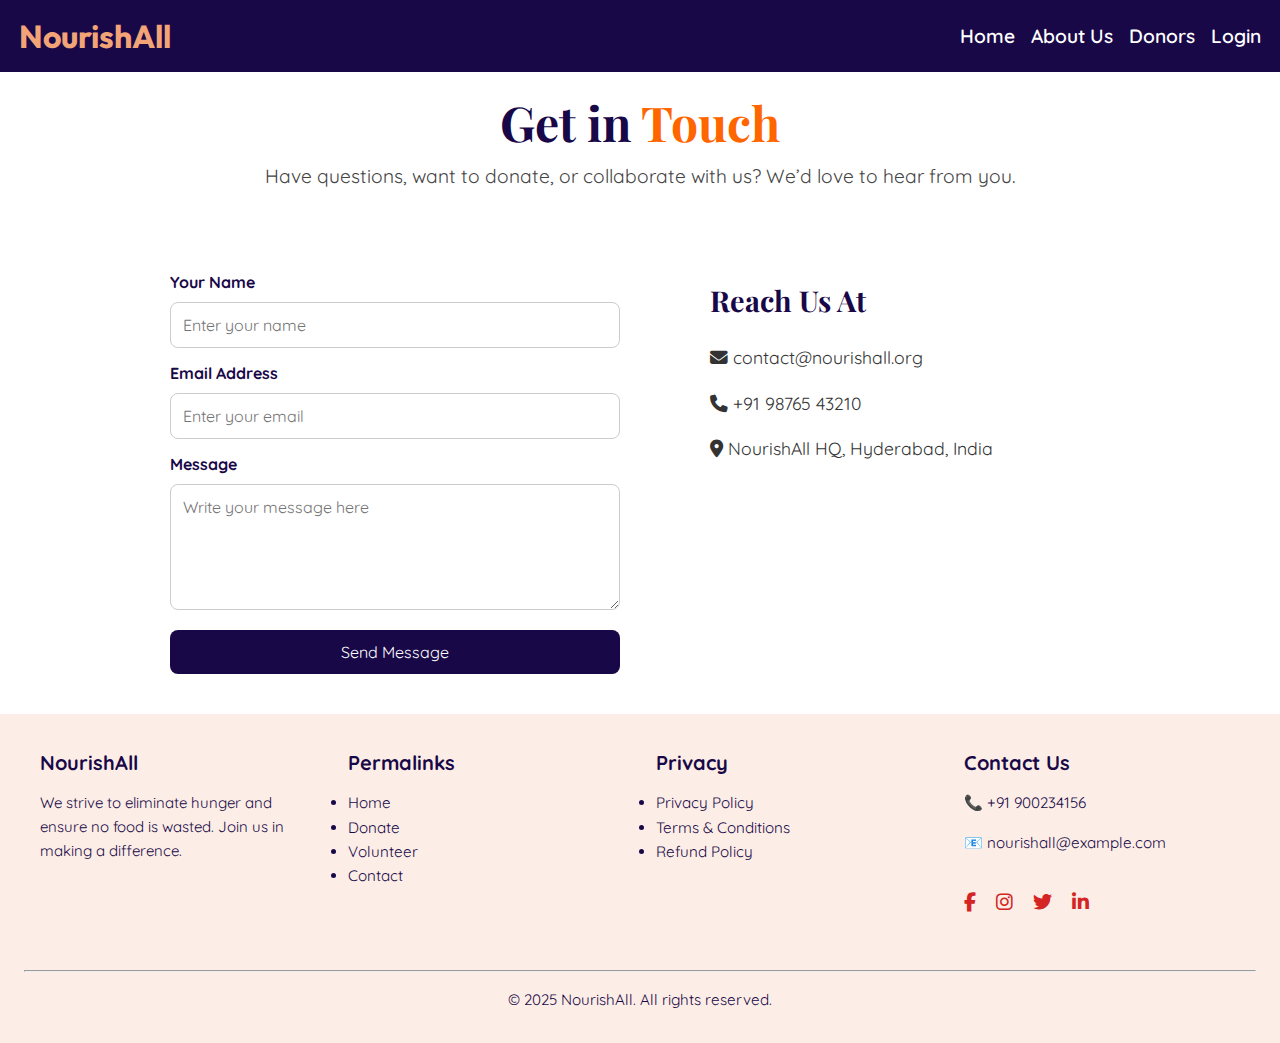
<file: contact.html>
<!DOCTYPE html>
<html lang="en">
<head>

  <meta charset="UTF-8" />
  <meta name="viewport" content="width=device-width, initial-scale=1.0"/>
  <title>Contact Us - NourishAll</title>
  <link rel="stylesheet" href="contact.css" />
  <link rel="stylesheet" href="donor1.css" />
  <link href="https://fonts.googleapis.com/css2?family=Quicksand&family=Playfair+Display:wght@600&display=swap" rel="stylesheet">
    <link rel="stylesheet" href="https://cdnjs.cloudflare.com/ajax/libs/font-awesome/6.4.0/css/all.min.css"/>
    <link href="https://fonts.googleapis.com/css2?family=Lobster&family=Montserrat:wght@400;600&display=swap" rel="stylesheet">
  <link rel="stylesheet" href="https://cdn.jsdelivr.net/npm/bootstrap-icons@1.10.5/font/bootstrap-icons.css">
  <link rel="stylesheet" href="https://cdn.jsdelivr.net/npm/swiper@11/swiper-bundle.min.css" />
  <link rel="preconnect" href="https://fonts.googleapis.com">
<link rel="preconnect" href="https://fonts.gstatic.com" crossorigin>
<link rel="preconnect" href="https://fonts.googleapis.com">
<link rel="preconnect" href="https://fonts.gstatic.com" crossorigin>
<link rel="preconnect" href="https://fonts.googleapis.com">
<link rel="preconnect" href="https://fonts.gstatic.com" crossorigin>
<link href="https://cdn.jsdelivr.net/npm/bootstrap-icons@1.10.5/font/bootstrap-icons.css" rel="stylesheet">
<link href="https://fonts.googleapis.com/css2?family=Fredoka:wght@300..700&family=Honk&family=Lobster&family=Montserrat:ital,wght@0,100..900;1,100..900&family=Outfit:wght@100..900&display=swap" rel="stylesheet">
<link rel="stylesheet" href="https://cdnjs.cloudflare.com/ajax/libs/font-awesome/6.4.0/css/all.min.css" />

</head>
<body>
  <nav style="background-color: #190848;" class="main-navbar">
    <div style=" font-family:'Outfit', sans-serif; font-size: 2rem;" class="logo">NourishAll</div>
    <div class="nav-links">
      <a href="./index.html">Home</a>
      <a href="./about2.html">About Us</a>
      <a href="./wallOfDonor.html">Donors</a>
      <a href="#" onclick="openLoginModal(); return false;">Login</a>
    </div>
  </nav>
  <section class="contact-hero">
    <h1>Get in <span class="highlight">Touch </span></h1>
    <p class="subtext">Have questions, want to donate, or collaborate with us? We’d love to hear from you.</p>
  </section>

  <section class="contact-container">
    <div class="contact-form">
      <form>
        <label for="name">Your Name</label>
        <input type="text" id="name" placeholder="Enter your name" required />

        <label for="email">Email Address</label>
        <input type="email" id="email" placeholder="Enter your email" required />

        <label for="message">Message</label>
        <textarea id="message" rows="5" placeholder="Write your message here" required></textarea>

        <button type="submit">Send Message</button>
      </form>
    </div>

    <div class="contact-info">
  <h2>Reach Us At</h2>

  <p><i class="fas fa-envelope"></i>  contact@nourishall.org</p>
  <p><i class="fas fa-phone"></i>  +91 98765 43210</p>
  <p><i class="fas fa-map-marker-alt"></i>  NourishAll HQ, Hyderabad, India</p>
</div>

  </section>
<footer class="footer">
    <div class="footer-container">
      <div class="footer-col">
        <h3>NourishAll</h3>
        <p style=color:#190848;font-size:15px;>We strive to eliminate hunger and ensure no food is wasted. Join us in making a difference.</p>
      </div>
      <div class="footer-col">
        <h3>Permalinks</h3>
        <ul >
          <li><a href="#">Home</a></li>
          <li><a href="#">Donate</a></li>
          <li><a href="#">Volunteer</a></li>
          <li><a href="#">Contact</a></li>
        </ul>
      </div>
      <div class="footer-col">
        <h3>Privacy</h3>
        <ul>
          <li><a href="#">Privacy Policy</a></li>
          <li><a href="#">Terms &amp; Conditions</a></li>
          <li><a href="#">Refund Policy</a></li>
        </ul>
      </div>
      <div class="footer-col">
        <h3>Contact Us</h3>
        <p>📞 +91 900234156</p>
        <p>📧 nourishall@example.com</p>

        <!-- Email us form -->
        <br>
        <!-- social -->
        <div class="footer-social">
          <a href="#"><i class="fab fa-facebook-f"></i></a>
          <a href="#"><i class="fab fa-instagram"></i></a>
          <a href="#"><i class="fab fa-twitter"></i></a>
          <a href="#"><i class="fab fa-linkedin-in"></i></a>
        </div>
      </div>
    </div>
    <div class="footer-bottom">
      <hr>
      <p>&copy; 2025 NourishAll. All rights reserved.</p>
    </div>
  </footer>
<!-- Login Modal -->
<div id="loginModal" class="modal">
  <div class="modal-content">
    <span class="close-button" onclick="closeLoginModal()">&times;</span>
    <div class="form-header">
      <h2>Login</h2>
    </div>
    <form>
      <div class="form-group">
        <label for="loginEmail">Email or Username</label>
        <input type="text" id="loginEmail" name="loginEmail" required />
      </div>
      <div class="form-group">
        <label for="loginPassword">Password</label>
        <input type="password" id="loginPassword" name="loginPassword" required />
      </div>
      <button type="submit" class="btn btn-primary btn-full">Login</button>
    </form>
    <p style="margin-top: 15px;">Don't have an account? <a href="./signup.html">Click Sign Up</a></p> 
  </div>
</div>
<script>
  function openLoginModal() {
    document.getElementById("loginModal").style.display = "block";
  }

  function closeLoginModal() {
    document.getElementById("loginModal").style.display = "none";
  }

  // Close the modal if clicked outside
  window.onclick = function(event) {
    const modal = document.getElementById("loginModal");
    if (event.target == modal) {
      modal.style.display = "none";
    }
  };
</script>

</body>
</html>
</file>
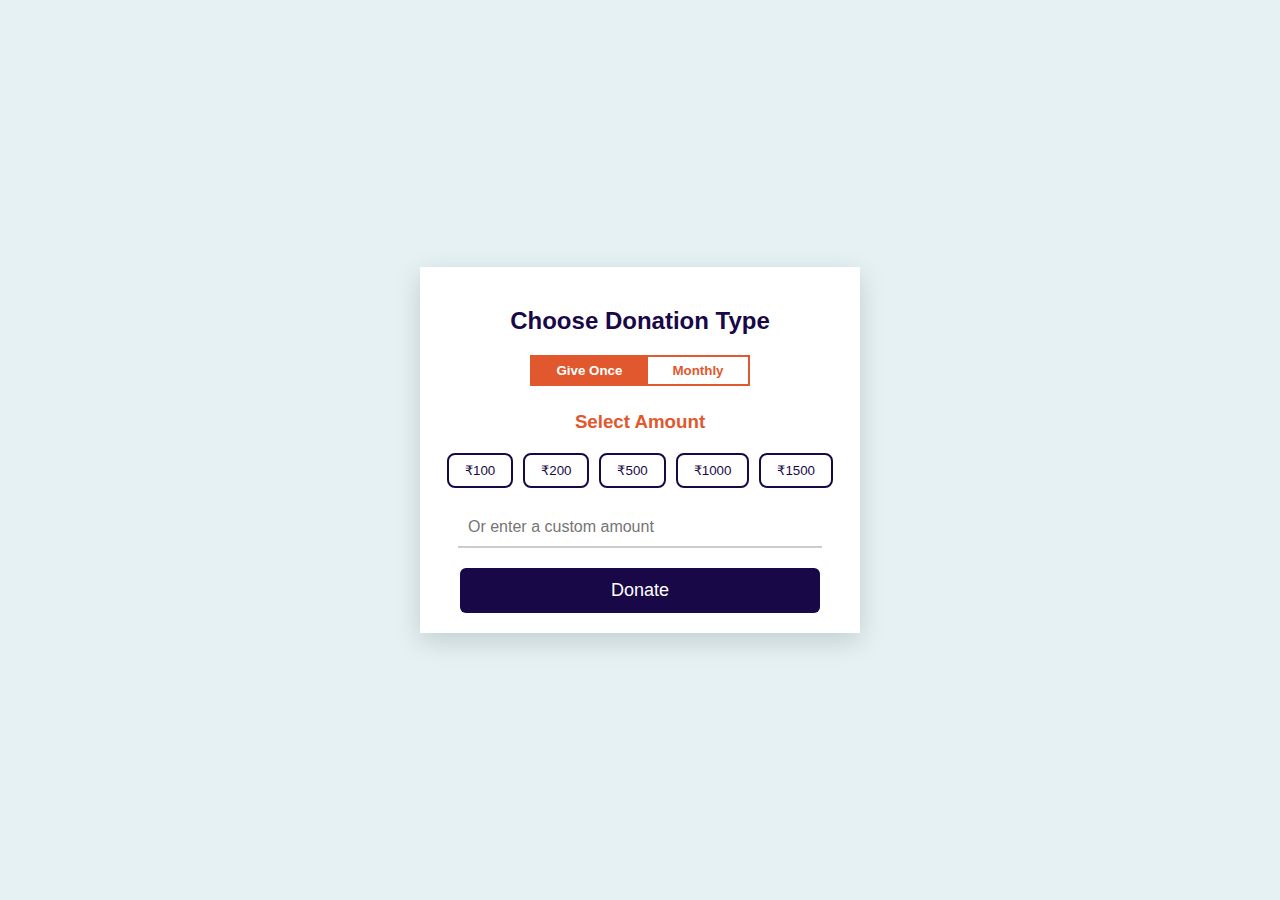
<file: donate.html>
<!DOCTYPE html>
<html lang="en">
<head>
  <meta charset="UTF-8" />
  <meta name="viewport" content="width=device-width, initial-scale=1.0"/>
  <title>Donate - NourishAll</title>
  <link rel="stylesheet" href="donate.css" />
  <link href="https://cdnjs.cloudflare.com/ajax/libs/font-awesome/6.4.0/css/all.min.css" rel="stylesheet"/>
  <link href="https://fonts.googleapis.com/css2?family=Lobster&family=Montserrat:wght@400;600&display=swap" rel="stylesheet">
  <link rel="stylesheet" href="https://cdn.jsdelivr.net/npm/bootstrap-icons@1.10.5/font/bootstrap-icons.css">
  <link rel="stylesheet" href="https://cdn.jsdelivr.net/npm/swiper@11/swiper-bundle.min.css" />
  <link rel="preconnect" href="https://fonts.googleapis.com">
<link rel="preconnect" href="https://fonts.gstatic.com" crossorigin>
<link rel="preconnect" href="https://fonts.googleapis.com">
<link rel="preconnect" href="https://fonts.gstatic.com" crossorigin>
<link rel="preconnect" href="https://fonts.googleapis.com">
<link rel="preconnect" href="https://fonts.gstatic.com" crossorigin>
<link href="https://cdn.jsdelivr.net/npm/bootstrap-icons@1.10.5/font/bootstrap-icons.css" rel="stylesheet">
<link href="https://fonts.googleapis.com/css2?family=Fredoka:wght@300..700&family=Honk&family=Lobster&family=Montserrat:ital,wght@0,100..900;1,100..900&family=Outfit:wght@100..900&display=swap" rel="stylesheet">
<link rel="stylesheet" href="https://cdnjs.cloudflare.com/ajax/libs/font-awesome/6.4.0/css/all.min.css" />
</head>
<body>
  <div class="donate-box">
    <h2 style="color:#190848">Choose Donation Type</h2>
    <div class="donate-type">
      <button class="type-btn active" onclick="selectType(this)">Give Once</button>
      <button class="type-btn" onclick="selectType(this)">Monthly</button>
    </div>

    <h3>Select Amount</h3>
    <div class="amount-options">
      <button class="amount-btn">₹100</button>
      <button class="amount-btn">₹200</button>
      <button class="amount-btn">₹500</button>
      <button class="amount-btn">₹1000</button>
      <button class="amount-btn">₹1500</button>
    </div>

    <input type="number" class="custom-amount" placeholder="Or enter a custom amount" />

    <button class="donate-submit">Donate</button>
  </div>

  <script>
    function selectType(button) {
      document.querySelectorAll('.type-btn').forEach(btn => btn.classList.remove('active'));
      button.classList.add('active');
    }

    document.querySelectorAll('.amount-btn').forEach(btn => {
      btn.addEventListener('click', () => {
        document.querySelector('.custom-amount').value = btn.innerText.replace('₹', '');
      });
    });

    document.querySelector('.donate-submit').addEventListener('click', () => {
      const amount = document.querySelector('.custom-amount').value;
      const type = document.querySelector('.type-btn.active').innerText;

      if (amount && parseFloat(amount) > 0) {
        alert(`Thankyou for contributing ${amount} Rupees as a "${type}" donation.`);
        // Redirect or process logic here
      } else {
        alert('Please enter a valid donation amount.');
      }
    });
  </script>
</body>
</html>
</file>
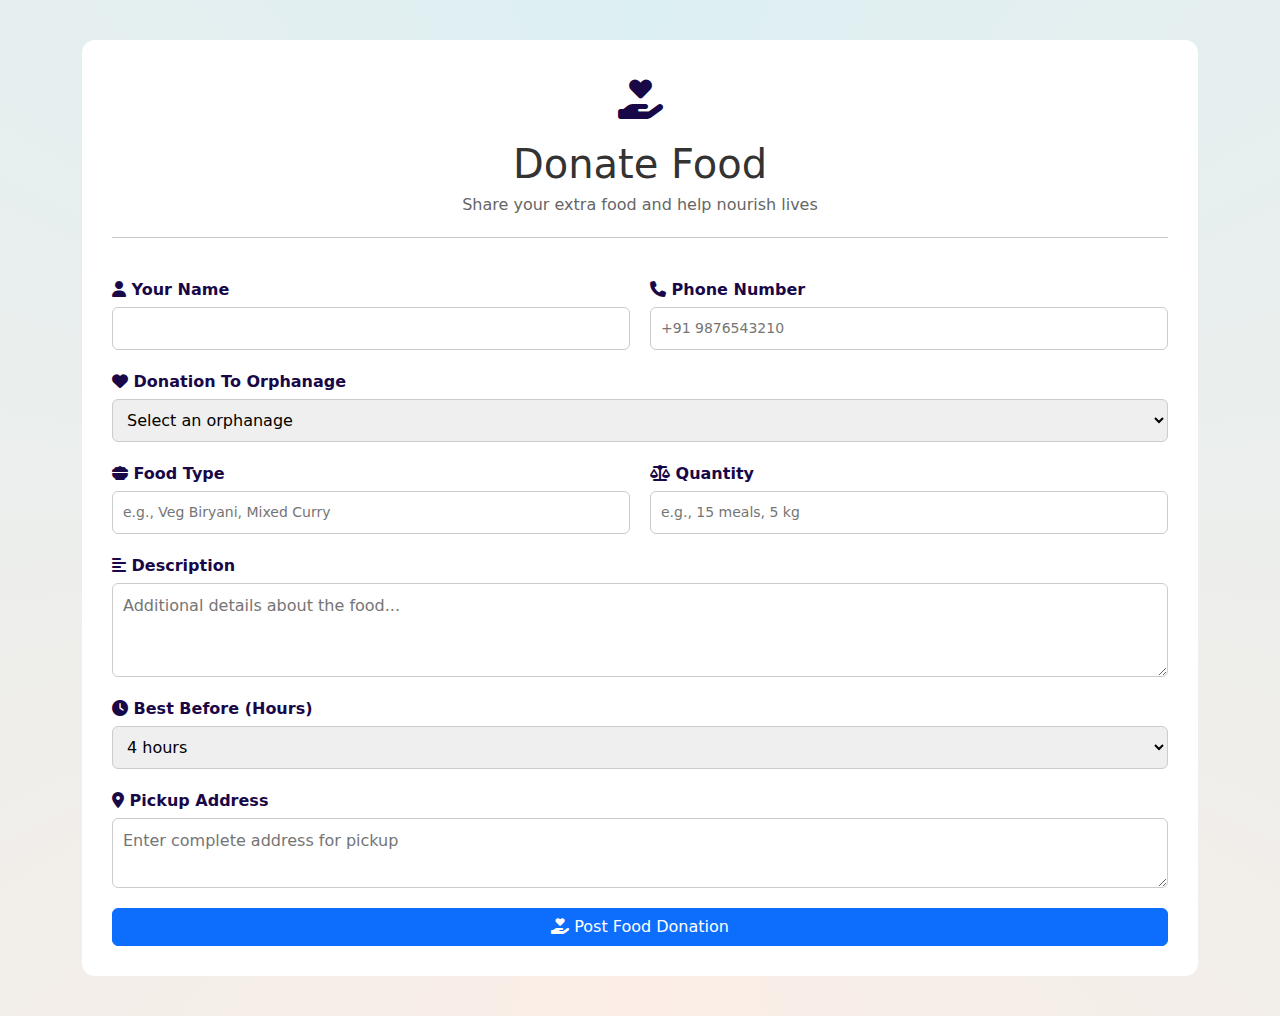
<file: food.html>
<!DOCTYPE html>
<html lang="en">
<head>
  <meta charset="UTF-8" />
  <meta name="viewport" content="width=device-width, initial-scale=1.0"/>
  <title>Donate Food - NourishAll</title>
  <link rel="stylesheet" href="food.css"/>
  <link rel="stylesheet" href="https://cdnjs.cloudflare.com/ajax/libs/font-awesome/6.4.0/css/all.min.css"/>
  <link href="https://cdn.jsdelivr.net/npm/bootstrap@5.3.3/dist/css/bootstrap.min.css" rel="stylesheet">

</head>
<body>

  <!-- Donate Form Section -->
  <section class="donate-section">
    <div class="container">
      <div class="form-container" style="background-color:white;">
        <div class="form-header">
          <div class="form-icon">
            <i class="fas fa-hand-holding-heart"></i>
          </div>
          <h1>Donate Food</h1>
          <p>Share your extra food and help nourish lives</p>
        </div>
        <hr><br>
        <form id="donate-form" class="donate-form" >
          <div class="form-row">
            <div class="form-group">
              <label for="donor-name">
                <i class="fas fa-user"></i> Your Name
              </label>
              <input type="text" id="donor-name" name="donorName" required />
            </div>
            <div class="form-group">
              <label for="donor-phone">
                <i class="fas fa-phone"></i> Phone Number
              </label>
              <input type="tel" id="donor-phone" name="donorPhone" placeholder="+91 9876543210" required />
            </div>
          </div>

          <!-- Donation Type -->
          <div class="form-group donation-type-group">
            <label><i class="fas fa-heart"></i> Donation To Orphanage</label>
            <select id="selectedOrphanage" name="selectedOrphanage" required>
              <option value="" disabled selected>Select an orphanage</option>
              <option value="hope-children-home">Hope Children's Home - Banjara Hills</option>
              <option value="little-angels">Little Angels Orphanage - Jubilee Hills</option>
              <option value="sunshine-home">Sunshine Children's Home - Ameerpet</option>
              <option value="rainbow-shelter">Rainbow Shelter - Secunderabad</option>
              <option value="caring-hearts">Caring Hearts Foundation - Gachibowli</option>
              <option value="blessed-children">Blessed Children's Home - Kukatpally</option>
            </select>
          </div>

          <div class="form-row">
            <div class="form-group">
              <label for="food-type"><i class="fas fa-bowl-food"></i> Food Type</label>
              <input type="text" id="food-type" name="foodType" placeholder="e.g., Veg Biryani, Mixed Curry" required />
            </div>
            <div class="form-group">
              <label for="quantity"><i class="fas fa-balance-scale"></i> Quantity</label>
              <input type="text" id="quantity" name="quantity" placeholder="e.g., 15 meals, 5 kg" required />
            </div>
          </div>

          <div class="form-group">
            <label for="description"><i class="fas fa-align-left"></i> Description</label>
            <textarea id="description" name="description" rows="3" placeholder="Additional details about the food..."></textarea>
          </div>

          <div class="form-group">
            <label for="expiry-hours"><i class="fas fa-clock"></i> Best Before (Hours)</label>
            <select id="expiry-hours" name="expiryHours">
              <option value="2">2 hours</option>
              <option value="4" selected>4 hours</option>
              <option value="6">6 hours</option>
              <option value="12">12 hours</option>
              <option value="24">24 hours</option>
            </select>
          </div>

          <div class="form-group">
            <label for="pickup-address"><i class="fas fa-map-marker-alt"></i> Pickup Address</label>
            <textarea id="pickup-address" name="pickupAddress" rows="2" placeholder="Enter complete address for pickup" required></textarea>
          </div>

          <button type="submit" class="btn btn-primary btn-full">
            <i class="fas fa-hand-holding-heart"></i> Post Food Donation
          </button>
        </form>
      </div>
    </div>
  </section>

  <script>
    function closeModal() {
      document.querySelectorAll('.modal').forEach(modal => modal.style.display = 'none');
    }
  </script>
  <script src="https://cdn.jsdelivr.net/npm/bootstrap@5.3.3/dist/js/bootstrap.bundle.min.js"></script>
  <!-- Food Donation Toast -->
<div class="toast-container position-fixed bottom-0 end-0 p-3">
  <div id="foodToast" class="toast align-items-center text-bg-success border-0" role="alert" data-bs-delay="5000" data-bs-autohide="true">
    <div class="d-flex">
      <div class="toast-body">
        ✅ Your food donation form was submitted successfully!
      </div>
      <button type="button" class="btn-close btn-close-white me-2 m-auto" data-bs-dismiss="toast"></button>
    </div>
  </div>
</div>
<script>
  document.addEventListener("DOMContentLoaded", function () {
    const foodForm = document.getElementById("donate-form");
    const foodToast = new bootstrap.Toast(document.getElementById("foodToast"));

    if (foodForm) {
      foodForm.addEventListener("submit", function (e) {
        e.preventDefault();
        foodToast.show();

        foodForm.reset();

        // ⏳ Wait for 5 seconds (same as toast delay) then redirect
        setTimeout(() => {
          window.location.href = "donor1.html"; // Change to your actual main page if needed
        }, 1000); // 5000ms = 5 seconds
      });
    }
  });
</script>




</body>
</html>
</file>
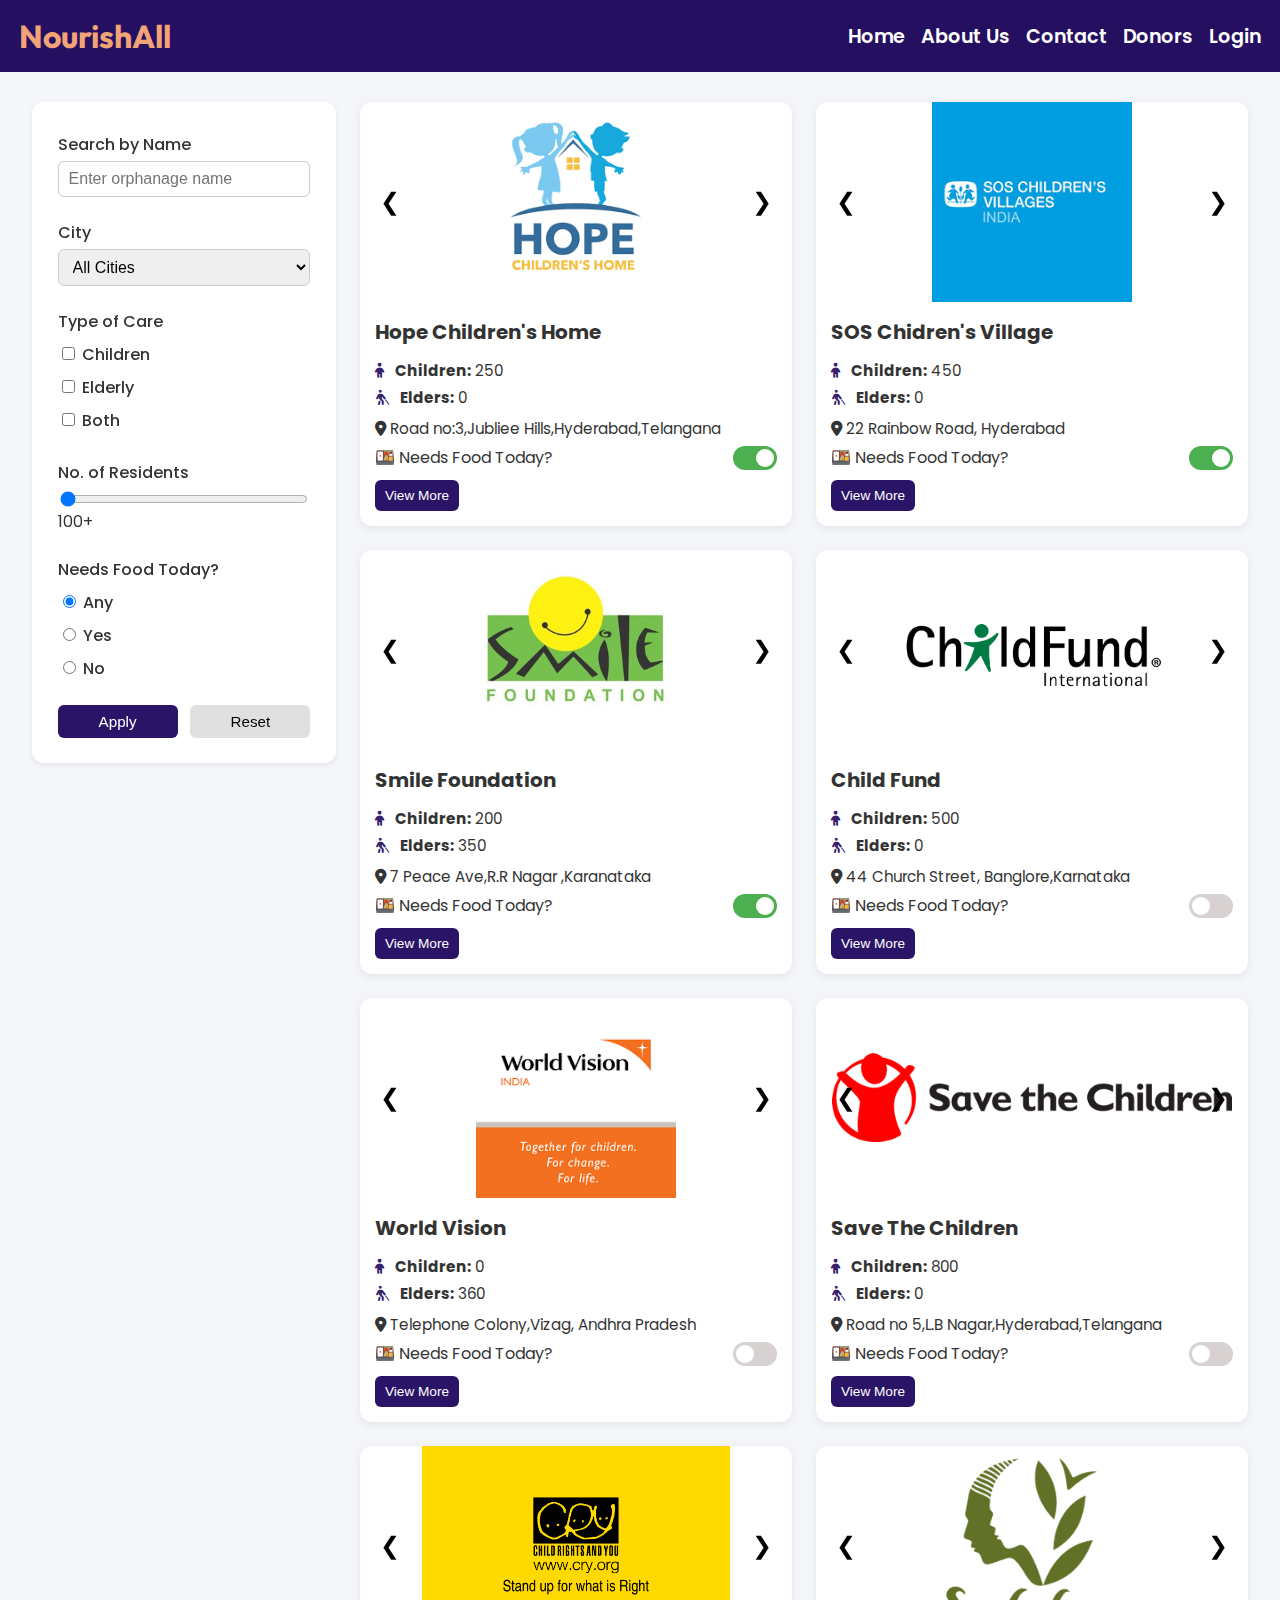
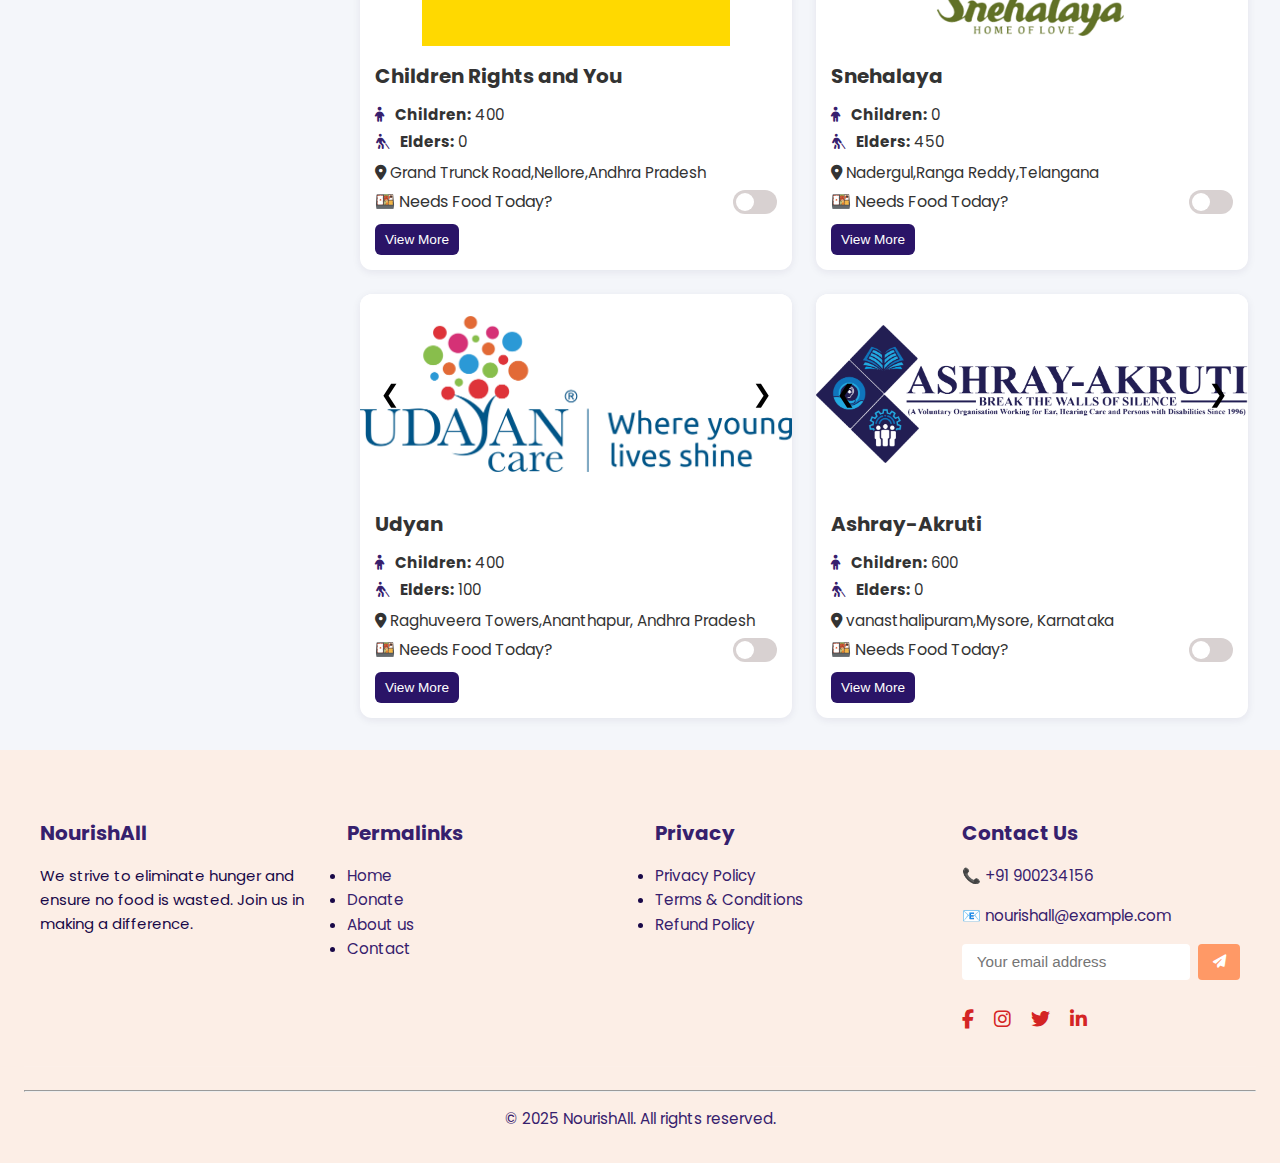
<file: orphanage.html>
<!DOCTYPE html>
<html lang="en">
<head>
  <meta charset="UTF-8" />
  <meta name="viewport" content="width=device-width, initial-scale=1.0"/>
  <title>Orphanage Dashboard</title>

  <!-- Font Awesome -->
  <link rel="stylesheet" href="https://cdnjs.cloudflare.com/ajax/libs/font-awesome/6.4.0/css/all.min.css"/>
  <link rel="stylesheet" href="orphanage.css"/>
  <link rel="preconnect" href="https://fonts.googleapis.com">
<link rel="preconnect" href="https://fonts.gstatic.com" crossorigin>
<link href="https://fonts.googleapis.com/css2?family=Fredoka:wght@300..700&family=Honk&family=Lobster&family=Montserrat:ital,wght@0,100..900;1,100..900&family=Outfit:wght@100..900&display=swap" rel="stylesheet">
<link rel="stylesheet" href="https://cdnjs.cloudflare.com/ajax/libs/font-awesome/6.4.0/css/all.min.css" />
<link href="https://fonts.googleapis.com/css2?family=Poppins:wght@400;600&display=swap" rel="stylesheet">

</head>
<body>

  <!-- ========== NAVBAR ========== -->
  <nav class="main-navbar">
    <div class="logo" style="font-family: 'Outfit', sans-serif; font-size: 2rem;"> NourishAll</div>
    <div class="nav-links" style="font-size:20px;">
      <a href="./index.html">Home</a>
      <a href="./about2.html">About Us</a>
      <a href="./contact.html">Contact</a>
      <a href="./wallOfDonor.html">Donors</a>
      <a href="#"onclick="openLoginModal(); return false;">Login</a>
    </div>
  </nav>
    <div class="dashboard">
    <!-- ========== Sidebar Filters ========== -->
    <form class="filter-section" id="filterForm">
      <div class="filter-group">
        <label for="searchName">Search by Name</label>
        <input type="text" id="searchName" placeholder="Enter orphanage name" />
      </div>

      <div class="filter-group">
        <label for="citySelect"> City</label>
        <select id="citySelect">
          <option value="">All Cities</option>
          <option>Telangana</option>
          <option>Andhra Pradesh</option>
          <option>Karnataka</option>
        </select>
      </div>

      <div class="filter-group">
        <label>Type of Care</label>
        <label><input type="checkbox" name="type" value="children" /> Children</label>
        <label><input type="checkbox" name="type" value="elderly" /> Elderly</label>
        <label><input type="checkbox" name="type" value="both" /> Both</label>
      </div>

      <div class="filter-group">
        <label for="residentRange"> No. of Residents</label>
        <input type="range" id="residentRange" min="0" max="500" step="10" value="0" />
        <span id="residentValue">100+</span>
      </div>

      <div class="filter-group">
        <label> Needs Food Today?</label>
        <label><input type="radio" name="needsFood" value="" checked /> Any</label>
        <label><input type="radio" name="needsFood" value="true" /> Yes</label>
        <label><input type="radio" name="needsFood" value="false" /> No</label>
      </div>

      <div class="filter-actions">
        <button type="submit" class="apply-btn">Apply</button>
        <button type="reset" class="reset-btn">Reset</button>
      </div>
    </form>

    <!-- ========== Main Content / Cards ========== -->
    <div class="content">
      <div class="card-grid" id="cardGrid"></div>
    </div>
  </div>

  <script>
    /* ---- Sample Data ---- */
    const data = [
      {
        id: 1,
        name: "Hope Children's Home",
        images: [
      "./assets/hope1.png",
      "./assets/hope10.png",
      "./assets/hope20.png"
    ],
        children: 250,
        elderly: 0,
        city: "Telangana",
        type: "children",
        residents: 250,
        needsFood: true,
        address: "Road no:3,Jubliee Hills,Hyderabad,Telangana",
        contact: "+91-9876543210",
        description: "Provides shelter, food, and education to children and elderly residents. Established in 1998 with a mission to create a loving home."
      },
      {
        id: 2,
        name: "SOS Chidren's Village",
        images:  [
      "./assets/sos.png",
      "./assets/sos1.png",
      "./assets/sos2.png"
    ],
        children: 450,
        elderly: 0,
        city: "Telangana",
        type: "children",
        residents:450,
        needsFood: true,
        address: "22 Rainbow Road, Hyderabad",
        contact: "+91-9988776655",
        description: "Focuses on holistic child development with schooling, arts, and sports facilities."
      },
      {
        id: 3,
        name: "Smile Foundation",
        images: [
      "./assets/smile.png",
      "./assets/smile1.png",
      "./assets/smile2.png"
    ],
        children: 200,
        elderly: 350,
        city: "Karnataka",
        type: "both",
        residents: 550,
        needsFood: true,
        address: "7 Peace Ave,R.R Nagar ,Karanataka",
        contact: "+91-9123456780",
        description: "Providing a loving home and brighter future for underprivileged children."
      },
      {
        id: 4,
        name: "Child Fund",
        images:[
      "./assets/childfund.png",
      "./assets/childfund1.png",
      "./assets/childfund2.png"
    ],
        children: 500,
        elderly: 0,
        city: "Karnataka",
        type: "children",
        residents: 500,
        needsFood: false,
        address: "44 Church Street, Banglore,Karnataka",
        contact: "+91-9000456000",
        description: "Dedicated to senior citizens, offering medical care and recreational activities."        
      },
      {
        id: 5,
        name: "World Vision",
        images:  [
      "./assets/worldVision.png",
      "./assets/worldVision1.png",
      "./assets/worldVision2.png"
    ],
        children: 0,
        elderly: 360,
        city: "Andhra Pradesh",
        type: "both",
        residents: 30,
        needsFood: false,
        address: "Telephone Colony,Vizag, Andhra Pradesh",
        contact: "+91-9000867473",
        description: "Community‑supported home aiming to empower every resident through education and mentorship."        
      },
      {
        id: 6,
        name: "Save The Children",
        images:  [
      "./assets/Savethechildren.png",
      "./assets/Savethechildren1.png",
      "./assets/Savethechildren2.png"
    ],
        children: 800,
        elderly: 0,
        city: "Telangana",
        type: "children",
        residents: 30,
        needsFood: false,
        address: "Road no 5,L.B Nagar,Hyderabad,Telangana",
        contact: "+91-9006654500",
        description: "Nurturing every child with dignity, compassion, and purpose.Dedicated to raising confident, educated, and happy children. "        
      },
      {
        id: 7,
        name: "Children Rights and You",
        images:  [
      "./assets/cry.png",
      "./assets/cry1.png",
      "./assets/cry2.png"
    ],
        children: 400,
        elderly: 0,
        city: "Andhra Pradesh",
        type: "children",
        residents: 30,
        needsFood: false,
        address: "Grand Trunck Road,Nellore,Andhra Pradesh",
        contact: "+91-9007564980",
        description: "Building better tomorrows for orphaned and abandoned kids.."        
      },
      {
        id: 8,
        name: "Snehalaya",
        images:  [
      "./assets/sneha.png",
      "./assets/sneha1.png",
      "./assets/sneha2.png"
    ],
        children: 0,
        elderly: 450,
        city: "Telangana",
        type: "elderly",
        residents: 30,
        needsFood: false,
        address: "Nadergul,Ranga Reddy,Telangana",
        contact: "+91-906567087",
        description: "This center provides a warm, safe environment where the elderly are cared for, supported, and empowered to live meaningful lives"        
      },
      {
        id: 9,
        name: "Udyan",
        images:  [
      "./assets/udyan.png",
      "./assets/udyan1.png",
      "./assets/udyan2.png"
    ],
        children: 400,
        elderly: 100,
        city: "Andhra Pradesh",
        type: "both",
        residents: 500,
        needsFood: false,
        address: "Raghuveera Towers,Ananthapur, Andhra Pradesh",
        contact: "+91-90087568908",
        description: "More than just a shelter — it’s a family. This home fosters intergenerational care, ensuring every child and elder receives love and attention."        
      },
      {
        id: 10,
        name: "Ashray-Akruti ",
        images:  [
      "./assets/ashray.png",
      "./assets/ashray1.png",
      "./assets/ashray2.png"
    ],
        children: 600,
        elderly: 0,
        city: "Karnataka",
        type: "children",
        residents: 30,
        needsFood: false,
        address: "vanasthalipuram,Mysore, Karnataka",
        contact: "+91-9766465409",
        description: "Providing not only food and shelter but also emotional connection and lifelong support to those at both ends of life’s journey."        
      }
    ];

    const cardGrid = document.getElementById("cardGrid");

    /* ---- Card Builder ---- */
    function createCard(item) {
      return `
      <div class="orphanage-card" >
        <div class="carousel" data-id="${item.id}" data-index="0" data-total="${item.images.length}">
        <button style="color:black; background:none;" class="control prev" da6a-action="prev">&#10094;</button>
        <img style="height:200px;width:900px;object-fit:contain;display:block;margin:0 auto;max-width:100%;" src="${item.images[0]}" class="carousel-img" alt="${item.name}">
        <button style="color:black; background:none;" class="control next" data-action="next">&#10095;</button>
      </div>
        <div class="orphanage-content">
          <h2 class="orphanage-name">${item.name}</h2>
          <div class="stats">
            <p><i class="fas fa-child"></i> <strong>Children:</strong> ${item.children}</p>
            <p><i class="fas fa-blind"></i> <strong>Elders:</strong> ${item.elderly}</p>
          </div>
          <p class="basic-info"><i class="fas fa-map-marker-alt"></i> ${item.address}</p>

          <div class="food-status">
            <label>🍱 Needs Food Today?</label>
            <label style="color:#e1582e;" class="switch">
              <input type="checkbox" ${item.needsFood ? "checked" : ""} disabled />
              <span class="slider round"></span>
            </label>
          </div>

          <button class="view-more-btn" data-id="${item.id}">View More</button>
          <div class="extra-info" id="extra-${item.id}">
            <p><i class="fas fa-phone"></i> ${item.contact}</p>
            <p><strong>Residents:</strong> ${item.residents}</p>
            <p><strong>Type:</strong> ${item.type.charAt(0).toUpperCase() + item.type.slice(1)}</p>
            <p>${item.description}</p>
          </div>
        </div>
      </div>`;
    }
    function renderCards(list) {
    cardGrid.innerHTML = list.map(createCard).join("");
    }
    renderCards(data);

    /* ---- Slider live value ---- */
    const residentRange = document.getElementById("residentRange");
    const residentValue = document.getElementById("residentValue");
    residentRange.addEventListener("input", () => {
      residentValue.textContent = residentRange.value + "+";
    });

    /* ---- Filter Logic ---- */
    document.getElementById("filterForm").addEventListener("submit", (e) => {
      e.preventDefault();
      const nameQ = document.getElementById("searchName").value.trim().toLowerCase();
      const cityQ = document.getElementById("citySelect").value;
      const minResidents= +residentRange.value;
      const needsFoodQ = document.querySelector("input[name='needsFood']:checked").value;
      const typesQ = Array.from(document.querySelectorAll("input[name='type']:checked")).map(cb => cb.value);

      const filtered = data.filter(o => {
        if (nameQ && !o.name.toLowerCase().includes(nameQ)) return false;
        if (cityQ && o.city !== cityQ) return false;
        if (o.residents < minResidents) return false;
        if (needsFoodQ) {
          const boolVal = needsFoodQ === "true";
          if (o.needsFood !== boolVal) return false;
        }
        if (typesQ.length && !typesQ.includes(o.type)) return false;
        return true;
      });
      renderCards(filtered);
    });

    /* ---- Reset Logic ---- */
    document.getElementById("filterForm").addEventListener("reset", () => {
      setTimeout(() => {
        residentValue.textContent = residentRange.value + "+";
        renderCards(data);
      }, 0);
    });

    /* ---- View More toggle ---- */
    cardGrid.addEventListener("click", (e) => {
  // Handle image carousel navigation
  if (e.target.classList.contains("control")) {
    const carousel = e.target.closest(".carousel");
    const id = +carousel.dataset.id;
    const orphanage = data.find(d => d.id === id);
    let index = +carousel.dataset.index;

    // Determine next or previous index
    index = e.target.dataset.action === "next"
      ? (index + 1) % orphanage.images.length
      : (index - 1 + orphanage.images.length) % orphanage.images.length;

    // Update carousel image and index
    carousel.dataset.index = index;
    carousel.querySelector(".carousel-img").src = orphanage.images[index];
    return;
  }

  // Handle view more / view less toggle
  if (e.target.classList.contains("view-more-btn")) {
    const id = e.target.dataset.id;
    const extraInfo = document.getElementById("extra-" + id);
    const isVisible = extraInfo.style.display === "block";

    // Toggle display
    extraInfo.style.display = isVisible ? "none" : "block";
    e.target.textContent = isVisible ? "View More" : "View Less";
  }
});
  </script>
  <!-- Login Modal -->
<div id="loginModal" class="modal">
  <div class="modal-content">
    <span class="close-button" onclick="closeLoginModal()">&times;</span>
    <div class="form-header">
      <h2>Login</h2>
    </div>
    <form>
      <div class="form-group">
        <label for="loginEmail">Email or Username</label>
        <input type="text" id="loginEmail" name="loginEmail" required />
      </div>
      <div class="form-group">
        <label for="loginPassword">Password</label>
        <input type="password" id="loginPassword" name="loginPassword" required />
      </div>
      <button type="submit" class="btn btn-primary btn-full">Login</button>
    </form>
    <p style="margin-top: 15px;">Don't have an account? <a href="./orphangeReg.html">Click Sign Up</a></p> 
  </div>
</div>
<script>
  function openLoginModal() {
    document.getElementById("loginModal").style.display = "block";
  }

  function closeLoginModal() {
    document.getElementById("loginModal").style.display = "none";
  }

  // Close the modal if clicked outside
  window.onclick = function(event) {
    const modal = document.getElementById("loginModal");
    if (event.target == modal) {
      modal.style.display = "none";
    }
  };
</script>
  <footer class="footer">
    <div class="footer-container">
      <div class="footer-col">
        <h3>NourishAll</h3>
        <p style=color:#190848;font-size:15px;>We strive to eliminate hunger and ensure no food is wasted. Join us in making a difference.</p>
      </div>
      <div class="footer-col">
        <h3>Permalinks</h3>
        <ul >
          <li><a href="#">Home</a></li>
          <li><a href="./donate.html">Donate</a></li>
          <li><a href="./about2.html">About us</a></li>
          <li><a href="./contact.html">Contact</a></li>
        </ul>
      </div>
      <div class="footer-col">
        <h3>Privacy</h3>
        <ul>
          <li><a href="#">Privacy Policy</a></li>
          <li><a href="#">Terms &amp; Conditions</a></li>
          <li><a href="#">Refund Policy</a></li>
        </ul>
      </div>
      <div class="footer-col">
        <h3>Contact Us</h3>
        <p>📞 +91 900234156</p>
        <p>📧 nourishall@example.com</p>

        <!-- Email us form -->
        <form class="footer-email" action="#" method="POST">
          <input type="email" name="email" placeholder="Your email address" required>
          <button type="submit"><i class="fas fa-paper-plane"></i></button>
        </form>
        <br>
        <!-- social -->
        <div class="footer-social">
          <a href="#"><i class="fab fa-facebook-f"></i></a>
          <a href="#"><i class="fab fa-instagram"></i></a>
          <a href="#"><i class="fab fa-twitter"></i></a>
          <a href="#"><i class="fab fa-linkedin-in"></i></a>
        </div>
      </div>
    </div>
    <div class="footer-bottom">
      <hr>
      <p>&copy; 2025 NourishAll. All rights reserved.</p>
    </div>
  </footer>
  </footer>
</body>
</html>
</file>
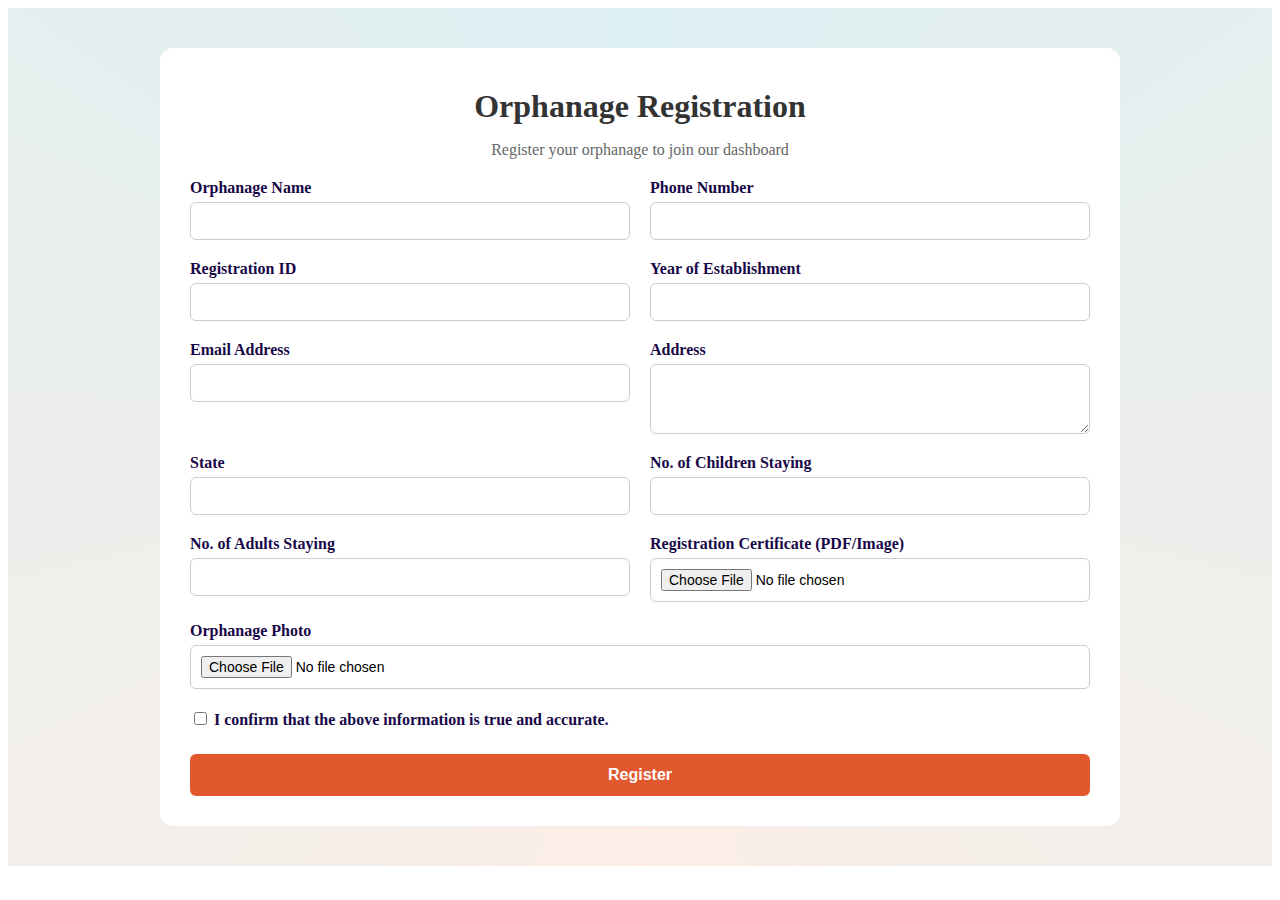
<file: orphangeReg.html>
<!DOCTYPE html>
<html lang="en">
<head>
  <meta charset="UTF-8" />
  <meta name="viewport" content="width=device-width, initial-scale=1.0"/>
  <title>Orphanage Registration</title>
   <link rel="stylesheet"  href="orphangeReg.css"/>
</head>
<body>

  <section class="donate-section">
    <div class="container">
      <div class="form-container">
        <div class="form-header">
          <span class="form-icon"></span>
          <h1>Orphanage Registration</h1>
          <p>Register your orphanage to join our dashboard</p>
        </div>

        <form action="#" method="post" enctype="multipart/form-data">
          <!-- Orphanage Name & Phone -->
          <div class="form-row">
            <div class="form-group">
              <label for="orphanageName">Orphanage Name</label>
              <input type="text" id="orphanageName" name="orphanageName" required>
            </div>
            <div class="form-group">
              <label for="phone">Phone Number</label>
              <input type="tel" id="phone" name="phone" required>
            </div>
          </div>

          <!-- Registration ID & Year of Establishment -->
          <div class="form-row">
            <div class="form-group">
              <label for="registrationId">Registration ID</label>
              <input type="text" id="registrationId" name="registrationId" required>
            </div>
            <div class="form-group">
              <label for="establishmentYear">Year of Establishment</label>
              <input type="text" id="establishmentYear" name="establishmentYear" required>
            </div>
          </div>

          <!-- Email & Address -->
          <div class="form-row">
            <div class="form-group">
              <label for="email">Email Address</label>
              <input type="text" id="email" name="email" required>
            </div>
            <div class="form-group">
              <label for="address">Address</label>
              <textarea id="address" name="address" rows="3" required></textarea>
            </div>
          </div>

          <!-- State & No. of Children -->
          <div class="form-row">
            <div class="form-group">
              <label for="state">State</label>
              <input type="text" id="state" name="state" required>
            </div>
            <div class="form-group">
              <label for="childrenCount">No. of Children Staying</label>
              <input type="text" id="childrenCount" name="childrenCount" required>
            </div>
          </div>

          <!-- No. of Adults & Certificate Upload -->
          <div class="form-row">
            <div class="form-group">
              <label for="adultsCount">No. of Adults Staying</label>
              <input type="text" id="adultsCount" name="adultsCount" required>
            </div>
            <div class="form-group">
              <label for="certificateUpload">Registration Certificate (PDF/Image)</label>
              <input type="file" id="certificateUpload" name="certificateUpload" accept=".pdf,.jpg,.jpeg,.png" required>
            </div>
          </div>

          <!-- Orphanage Photo -->
          <div class="form-row">
            <div class="form-group">
              <label for="orphanagePhoto">Orphanage Photo</label>
              <input type="file" id="orphanagePhoto" name="orphanagePhoto" accept=".jpg,.jpeg,.png" required>
            </div>
          </div>

          <!-- Declaration -->
          <div class="form-row">
            <div class="form-group">
              <label>
                <input type="checkbox" name="declaration" required>
                I confirm that the above information is true and accurate.
              </label>
            </div>
          </div>

          <!-- Submit Button -->
          <div class="form-row">
            <button type="submit" class="btn btn-primary btn-full">Register</button>
          </div>
        </form>
      </div>
    </div>
  </section>

</body>
</html>
</file>
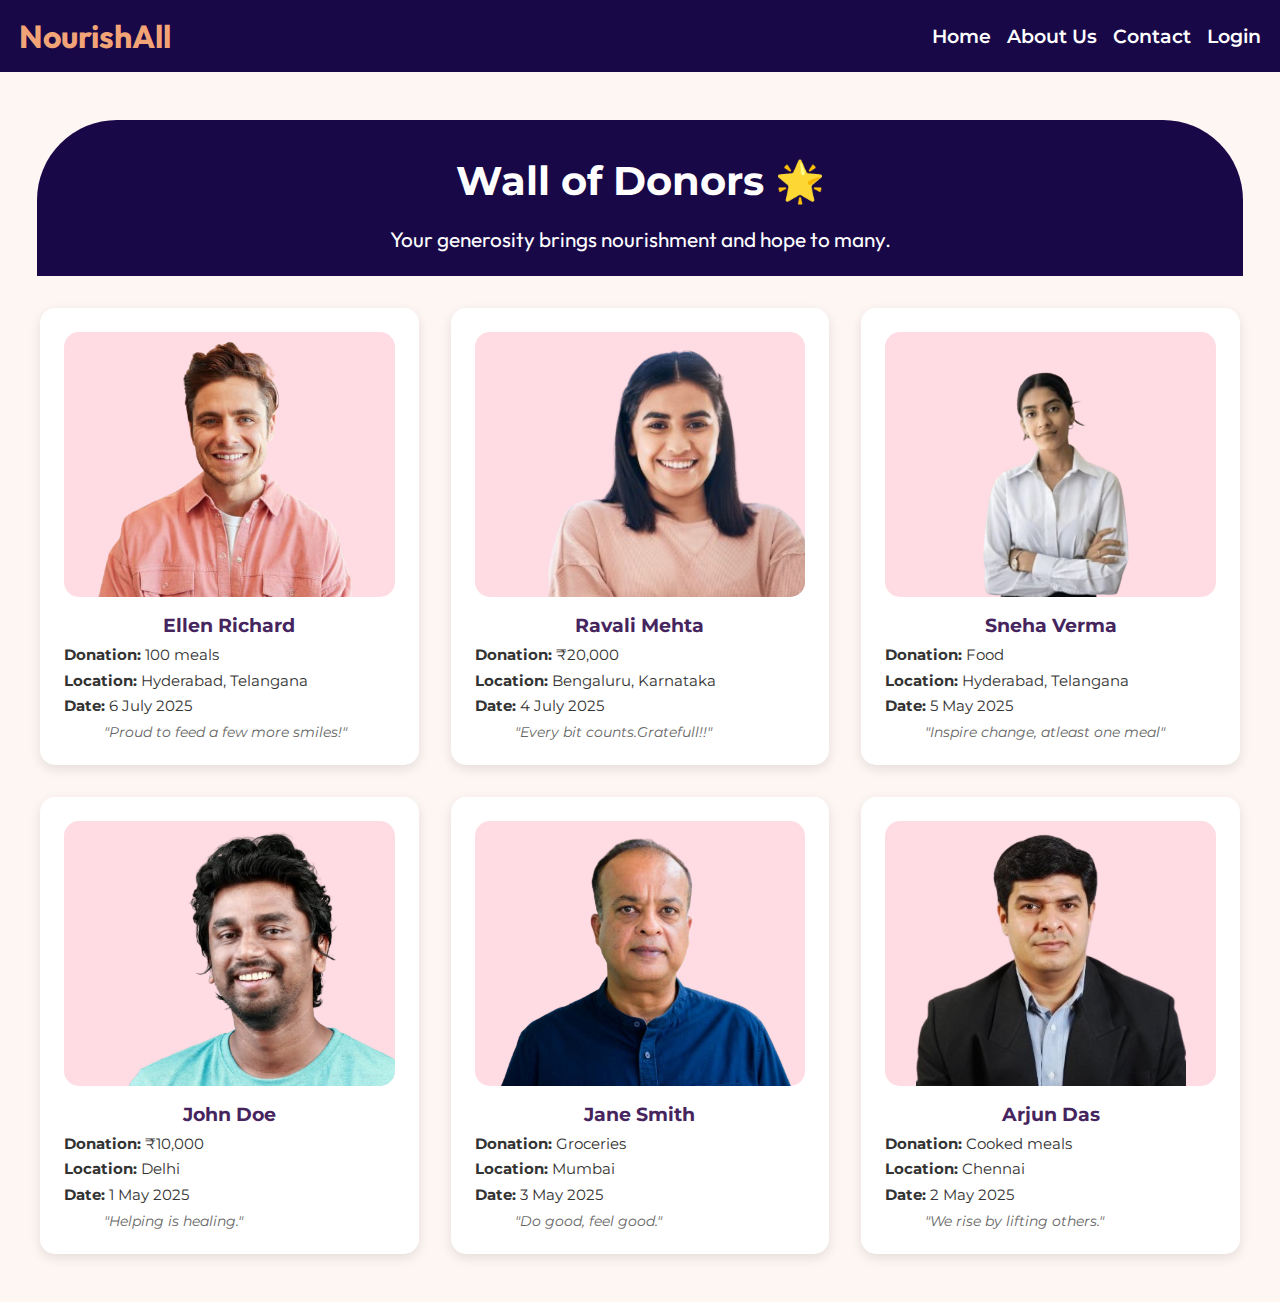
<file: wallOfDonor.html>
<!DOCTYPE html>
<html lang="en">
<head>
  <meta charset="UTF-8" />
  <meta name="viewport" content="width=device-width, initial-scale=1.0"/>
  <title>Wall of Donors</title>
  <link href="https://fonts.googleapis.com/css2?family=Outfit:wght@400;600;700&display=swap" rel="stylesheet" />
  <link rel="stylesheet" href="https://cdnjs.cloudflare.com/ajax/libs/font-awesome/6.4.0/css/all.min.css"/>
  <link rel="stylesheet"  href="wallOfDonor.css"/>
    <link rel="stylesheet" href="index.css" />
  <link href="https://fonts.googleapis.com/css2?family=Lobster&family=Montserrat:wght@400;600&display=swap" rel="stylesheet">
  <link rel="stylesheet" href="https://cdn.jsdelivr.net/npm/bootstrap-icons@1.10.5/font/bootstrap-icons.css">
  <link rel="stylesheet" href="https://cdn.jsdelivr.net/npm/swiper@11/swiper-bundle.min.css" />
  <link rel="preconnect" href="https://fonts.googleapis.com">
<link rel="preconnect" href="https://fonts.gstatic.com" crossorigin>
<link rel="preconnect" href="https://fonts.googleapis.com">
<link rel="preconnect" href="https://fonts.gstatic.com" crossorigin>
<link rel="preconnect" href="https://fonts.googleapis.com">
<link rel="preconnect" href="https://fonts.gstatic.com" crossorigin>
<link href="https://cdn.jsdelivr.net/npm/bootstrap-icons@1.10.5/font/bootstrap-icons.css" rel="stylesheet">
<link href="https://fonts.googleapis.com/css2?family=Fredoka:wght@300..700&family=Honk&family=Lobster&family=Montserrat:ital,wght@0,100..900;1,100..900&family=Outfit:wght@100..900&display=swap" rel="stylesheet">
<link rel="stylesheet" href="https://cdnjs.cloudflare.com/ajax/libs/font-awesome/6.4.0/css/all.min.css" />
</head>

<body style="background-color:#fdf6f3">

  <!-- ===== NAVBAR ===== -->
    <nav style="background-color: #190848;"class="main-navbar">
    <div style=" font-family:'Outfit', sans-serif; font-size: 2rem;" class="logo">NourishAll</div>
    <div class="nav-links">
      <a href="./index.html">Home</a>
      <a href="./about2.html">About Us</a>
      <a href="./contact.html">Contact</a>
      <a href="#" onclick="openLoginModal(); return false;">Login</a> 
    </div>
  </nav>

  <!-- ===== DONOR WALL SECTION ===== -->
  <section class="donor-wall">
    <div class="donor-header">
      <h2>Wall of Donors 🌟</h2>
      <p>Your generosity brings nourishment and hope to many.</p>
    </div>

    <div class="donor-grid">
      <div class="donor-card">
         <div class="image-wrapper">
        <img src="./assets/wall1.png" alt="Donor 1">
        </div>
        <h3>Ellen Richard</h3>
        <p><strong>Donation:</strong> 100 meals</p>
        <p><strong>Location:</strong> Hyderabad, Telangana</p>
        <p><strong>Date:</strong> 6 July 2025</p>
        <blockquote style="text-align:left;">"Proud to feed a few more smiles!"</blockquote>
      </div>

      <div class="donor-card">
        <div class="image-wrapper">
        <img style="height: 110%;" src="./assets/rwall2.png" alt="Donor 2">
          </div>
        <h3>Ravali Mehta</h3>
        <p><strong>Donation:</strong> ₹20,000</p>
        <p><strong>Location:</strong> Bengaluru, Karnataka</p>
        <p><strong>Date:</strong> 4 July 2025</p>
        <blockquote>"Every bit counts.Gratefull!!"</blockquote>
      </div>

      <div class="donor-card">
        <div class="image-wrapper">
        <img style="width:115%;height:auto;" src="./assets/rwall3.png" alt="Donor 3">
        </div>
        <h3>Sneha Verma</h3>
        <p><strong>Donation:</strong> Food</p>
        <p><strong>Location:</strong> Hyderabad, Telangana</p>
        <p><strong>Date:</strong> 5 May 2025</p>
        <blockquote style="text-align:left;">"Inspire change, atleast one meal"</blockquote>
      </div>
      <!-- More cards can be added below -->
        <div class="donor-card">
      <div class="image-wrapper">
        <img src="./assets/rwall4.png" alt="Donor 4">
      </div>
      <h3>John Doe</h3>
      <p><strong>Donation:</strong> ₹10,000</p>
      <p><strong>Location:</strong> Delhi</p>
      <p><strong>Date:</strong> 1 May 2025</p>
      <blockquote>"Helping is healing."</blockquote>
    </div>

    <div class="donor-card">
      <div class="image-wrapper">
        <img src="./assets/rwall5.png" alt="Donor 5">
      </div>
      <h3>Jane Smith</h3>
      <p><strong>Donation:</strong> Groceries</p>
      <p><strong>Location:</strong> Mumbai</p>
      <p><strong>Date:</strong> 3 May 2025</p>
      <blockquote>"Do good, feel good."</blockquote>
    </div>

    <div class="donor-card">
      <div class="image-wrapper">
        <img src="./assets/rwall6.png" alt="Donor 6">
      </div>
      <h3>Arjun Das</h3>
      <p><strong>Donation:</strong> Cooked meals</p>
      <p><strong>Location:</strong> Chennai</p>
      <p><strong>Date:</strong> 2 May 2025</p>
      <blockquote>"We rise by lifting others."</blockquote>
    </div>
  </div>
</div>
  </section>
<!-- Login Modal -->
<div id="loginModal" class="modal">
  <div class="modal-content">
    <span class="close-button" onclick="closeLoginModal()">&times;</span>
    <div class="form-header">
      <h2>Login</h2>
    </div>
    <form>
      <div class="form-group">
        <label for="loginEmail">Email or Username</label>
        <input type="text" id="loginEmail" name="loginEmail" required />
      </div>
      <div class="form-group">
        <label for="loginPassword">Password</label>
        <input type="password" id="loginPassword" name="loginPassword" required />
      </div>
      <button type="submit" class="btn btn-primary btn-full">Login</button>
    </form>
    <p style="margin-top: 15px;">Don't have an account? <a href="./signup.html">Click Sign Up</a></p> 
  </div>
</div>
<script>
  function openLoginModal() {
    document.getElementById("loginModal").style.display = "block";
  }

  function closeLoginModal() {
    document.getElementById("loginModal").style.display = "none";
  }

  // Close the modal if clicked outside
  window.onclick = function(event) {
    const modal = document.getElementById("loginModal");
    if (event.target == modal) {
      modal.style.display = "none";
    }
  };
</script>

</body>
</html>
</file>
<file: contact.css>
:root {
  --brand-orange: #e1582e;
  --brand-purple: #190848;
  --color-text: #1B004B;
  --color-primary: #fceee6;
  --basic-blue:#d8e8ed;
  
}
/* Navigation */
.main-navbar{
  /* core layout */
  display:flex;
  flex-wrap:wrap;               /* ← let items wrap when space runs out */
  justify-content:space-between;
  align-items:center;

  /* spacing & positioning */
  padding:1rem 1.2rem;          /* a little narrower = more room */
  width:100%;
  position:absolute;
  top:0; left:0;
  background:transparent;
  z-index:10;

  box-sizing:border-box;        /* include padding in total width */
}

/* logo never breaks onto two lines */
.logo{
  font-weight:bold;
  font-size:1.3rem;
  color:#f2a477 !important;
  white-space:nowrap;
}

/* container for the links */
.nav-links{
  display:flex;
  flex-wrap:wrap;               /* ← links drop to new line if needed */
  gap:1rem;                     /* cleaner than per‑link margin‑left */
}

/* individual links */
.nav-links a{
  text-decoration:none;
  color:#fff;
  font-weight:600;
  font-size:1.2rem;
  transition:color 0.3s;
}
.nav-links a:hover {
  color: var(--brand-orange);      /* or any brand color for hover */
}

/* ───────────  SMALL‑SCREEN TWEAKS  ─────────── */
@media (max-width:650px){
  /* push the link row(s) below the logo and center them */
  .nav-links{
    flex:1 1 100%;              /* take full width on its own row */
    justify-content:center;
    margin-top:.5rem;
  }
}
@media (max-width: 360px) {
  .main-navbar {
    padding: 0.5rem 0.8rem;   /* reduce side padding */
  }

  .logo {
    font-size: 1.1rem;        /* slightly smaller logo text */
  }

  .nav-links a {
    font-size: 0.95rem;       /* reduce nav link font */
    padding: 0.2rem 0.4rem;
  }

  .nav-links {
    gap: 0.5rem;              /* reduce space between links */
    flex-wrap: wrap;
    justify-content: center;
  }
}



/* === Base === */
body {
  margin: 0;
  font-family: 'Quicksand', sans-serif;
  background-color:fefefe;
  color: #333;
}

/* === Hero Section === */
.contact-hero {
  background-color:white;
  text-align: center;
  padding: 40px 20px 10px;
  margin-top: 3rem;
}

.contact-hero h1 {
  font-size: 3em;
  font-family: 'Playfair Display', serif;
  color: #190848;
  margin-bottom: 10px;
  margin-top: 2px;
}

.contact-hero .highlight {
  color: #ff6600;
}

.contact-hero .subtext {
  font-size: 1.2em;
  color: #444;
  margin-top: 0;
}

/* === Main Container === */
.contact-container {
  display: flex;
  flex-wrap: wrap;
  padding: 40px;
  gap: 40px;
  justify-content: center;
}

.contact-form {
  flex: 1;
  min-width: 300px;
  max-width: 500px;
}

.contact-form form {
  display: flex;
  flex-direction: column;
}

.contact-form label {
  margin-top: 15px;
  font-weight: bold;
  color: #190848;
}

.contact-form input,
.contact-form textarea {
  padding: 12px;
  margin-top: 5px;
  border-radius: 8px;
  border: 1px solid #ccc;
  font-size: 1em;
  font-family: 'Quicksand', sans-serif;
}

.contact-form button {
  margin-top: 20px;
  background-color: #190848;
  color: white;
  padding: 12px;
  border: none;
  border-radius: 8px;
  font-size: 1em;
  cursor: pointer;
  transition: background 0.3s;
}

.contact-form button:hover {
  background-color: #e45500;
}

/* === Info Section === */
.contact-info {
  flex: 1;
  min-width: 250px;
  max-width: 400px;
}

.contact-info h2 {
  color: #190848;
  font-family: 'Playfair Display', serif;
  font-size: 1.8em;
}

.contact-info p {
  font-size: 1.1em;
  line-height: 1.6;
}

/* === Responsive === */
@media (max-width: 768px) {
  .contact-container {
    flex-direction: column;
    padding: 30px 20px;
  }

  .contact-hero h1 {
    font-size: 2.2em;
  }
}
.footer {
      background:var(--color-primary);
      color:var(--brand-purple);
      padding:1rem 1.5rem 1rem !important;
    }
    .footer-container{
      max-width:1200px !important;margin:auto;display:flex;flex-wrap:wrap;justify-content:space-between;gap:2rem;
    }
    .footer-col{flex:1 1 220px;color:var(--brand-purple);}
    .footer li{
      color:#190848 !important;
    }
    .footer h3{font-size:1.25rem;margin-bottom:1rem;font-weight:700 !important;}
    .footer p,.footer li{font-size:0.95rem;line-height:1.6;color:var(--brand-purple);}
    .footer ul{list-style-type:disc;padding-left:0;}
    .footer a{text-decoration:none;color:var(--brand-purple);transition:color .2s ease;}
    .footer a:hover{color:#ff9966;}

    /* social */
    .footer-social a{margin-right:1rem;font-size:1.2rem;color:rgb(212, 36, 36);transition:color .3s;}
    .footer-social a:hover{color:#ff9966;}

    /* email form */
    .footer-email{display:flex;margin-top:1rem;gap:.5rem;}
    .footer-email input{
      flex:1;
      padding:.6rem .9rem;
      border:none;
      border-radius:4px;
      font-size:.95rem;
    }
    .footer-email button{
      padding:.6rem .9rem;
      border:none;
      background:#ff9966;
      color:#fff;
      border-radius:4px;
      cursor:pointer;
      transition:background .2s ease;
    }
    .footer-email button:hover{background:#ffa876;}

    /* bottom */
    .footer-bottom{text-align:center;margin-top:2rem;font-size:.9rem;color:#cccccc;border-top:1px solid rgba(255,255,255,.1);padding-top:1rem;}

    /* responsive tweaks */
    @media(max-width:600px){
      .footer-container{flex-direction:column;}
    }
 /* Login Modal Background */
.modal {
  display: none;
  position: fixed;
  z-index: 2000;
  left: 0;
  top: 0;
  width: 100%;
  height: 100%;
  background-color: rgba(0,0,0,0.5);
}

/* Login Modal Box */
.modal-content {
  background:white;
  margin: 8% auto;
  padding: 30px 25px;
  border-radius: 13px;
  width: 90%;
  max-width: 400px;
  position: relative;
  box-shadow: 0 0 20px rgba(25, 8, 72, 0.2);
  animation: fadeIn 0.3s ease-in-out;
}

/* X Close Button */
.close-button {
  position: absolute;
  top: 12px;
  right: 18px;
  font-size: 24px;
  font-weight: bold;
  color: #333;
  cursor: pointer;
  z-index: 10;
}

.close-button:hover {
  color: #e1582e;
}

/* Centered Header */
.modal-content .form-header {
  text-align: center;
  margin-bottom: 15px;
}

.modal-content .form-header h2 {
  margin: 10px 0 0;
  color: #190848;
  font-size: 24px;
}

.modal-content .form-header .form-icon {
  font-size: 32px;
  color: #190848;
}

/* Login Form Inputs */
.modal-content form {
  display: flex;
  flex-direction: column;
  gap: 15px;
  margin-top: 20px;
}

.modal-content .form-group {
  display: flex;
  flex-direction: column;
}

.modal-content .form-group label {
  font-weight: 600;
  color: #190848;
  margin-bottom: 6px;
}

.modal-content input[type="text"],
.modal-content input[type="password"] {
  padding: 10px;
  border: 1px solid #ccc;
  border-radius: 6px;
  font-size: 14px;
  background: #fff;
}

/* Login Button */
.modal-content .btn-primary {
  background-color: #e1582e;
  color: white;
  padding: 12px;
  font-size: 16px;
  border-radius: 6px;
  cursor: pointer;
  border: none;
  margin-top: 10px;
}

.modal-content .btn-primary:hover {
  background-color: #190848;
}

/* Sign up link text */
.modal-content p {
  text-align: center;
  font-size: 14px;
  color: #555;
}

.modal-content a {
  color: #e1582e;
  text-decoration: none;
  font-weight: bold;
}

.modal-content a:hover {
  color: #190848;
}


/* Close (X) Button */
.close-button {
  position: absolute;
  top: 12px;
  right: 16px;
  font-size: 24px;
  font-weight: bold;
  color: #333;
  cursor: pointer;
  z-index: 10;
}

.close-button:hover {
  color: #e1582e;
}
@media (max-width: 600px) {
  .modal-content {
    width: 95%;
    padding: 20px 15px;
    max-width: 350px;
  }

  .modal-content .form-header h2 {
    font-size: 20px;
  }

  .modal-content .form-header .form-icon {
    font-size: 28px;
  }

  .modal-content input[type="text"],
  .modal-content input[type="password"] {
    font-size: 13px;
    padding: 8px;
  }

  .modal-content .btn-primary {
    padding: 10px;
    font-size: 15px;
  }

  .modal-content p {
    font-size: 13px;
  }

  .close-button {
    font-size: 22px;
    top: 10px;
    right: 14px;
  }
}
</file>
<file: donor1.css>
:root {
  --brand-orange: #e1582e;
  --brand-purple: #190848;
  --color-text: #1B004B;
  --color-primary: #fceee6;
  --basic-blue:#d8e8ed;
  
}
/* Navigation */
.main-navbar {
  display: flex;
  flex-wrap: nowrap;
  justify-content: space-between;
  align-items: center;
  padding: 1rem 1.2rem;
  width: 100%;
  position: absolute;                /* Overlays image */
  top: 0;
  left: 0;
  background: rgba(0, 0, 0, 0.);    /* Optional: transparent background */
  z-index: 2;
  box-sizing: border-box;
  flex: 0 0 auto;  
  
}

.logo-container {
  display: flex;
  align-items: center;
  gap: 0.5rem;
}

.logo-img {
  width: 40px;
  height: auto;
  margin-right:4px;
}


/* container for the links */
.nav-links{
  display:flex;
  flex-wrap:nowrap;               /* ← links drop to new line if needed */
  gap:1rem;                     /* cleaner than per‑link margin‑left */
  white-space: nowrap;
}

/* individual links */
.nav-links a{
  text-decoration:none;
  color:#fff;
  font-weight:600;
  font-size:1.2rem;
  transition:color 0.3s;
}
.nav-links a:hover {
  color: var(--brand-orange);      /* or any brand color for hover */
}

@media (max-width: 650px) {
  .logo {
    font-size: 1.5rem !important;
    margin-right: 5px !important;
  }

  .logo-img {
    width: 30px;
    margin-right: 0px !important;
  }

  .nav-links a {
    font-size: 1.2rem !important;
    margin-left: 2px;
  }
}
@media (max-width: 500px) {
  .logo {
    font-size: 1.0rem !important;
    margin-right: 5px !important;
  }

  .logo-img {
    width: 30px;
    margin-right: 0px !important;
  }

  .nav-links a {
    font-size: 0.9rem !important;
    margin-left: 2px;
  }
}

@media (max-width: 400px) {
  .logo {
    font-size: 1.0rem !important;
    margin-right: 5px !important;
  }

  .logo-img {
    width: 30px;
    margin-right: 0px !important;
  }

  .nav-links a {
    font-size: 0.7rem !important;
    margin-left: 2px;
  }
}
.hero-banner {
  background: url('https://media.istockphoto.com/id/2171791895/photo/close-up-of-volunteers-with-hands-stacked-during-donation-event-outdoors.jpg?s=612x612&w=0&k=20&c=qqu_N1rzojqEg4EvicL5ekMTYny1EM6iE74PzaQwbBg=') center center no-repeat;
  background-size:cover;
  
  height: 430px;
  color: white;
  position: relative;
  text-shadow: 1px 1px 5px rgba(0, 0, 0, 0.6);
  padding: 2rem;
  margin-top:0rem;
  
}

.hero-banner::before {
  content: "";
  position: absolute;
  inset: 0;
  background: rgba(0, 0, 0, 0.55); /* black overlay */
  z-index: 0;
}

.hero-banner h1,
.hero-banner p {
  position: relative;
  z-index: 1;
  max-width: 700px;
}

.hero-banner h1 {
  font-family: 'Playfair Display', serif;
}

.container h4 {
  font-weight: 600;
  color:var(--brand-orange);
}

.donate-box { 
  border: 2px solid #e1582e;
  border-radius: 0px;
  padding: 1.5rem 1.5rem;
  height: 100%;
  max-width: 300px;            
  margin-inline: auto; 
  box-shadow: 10px 10px 5px rgba(225, 98, 41, 0.1);
  transition: transform 0.3s ease, box-shadow 0.3s ease;
}
.donate-box h4{
    font-family: 'Playfair Display', serif;
    font-weight:550;
}



.donate-box:hover .rounded-circle {
  transform: rotate(360deg);
}


.rounded-circle {
  background-color: white;
  padding: 0;
  box-shadow: 0 2px 8px rgba(0,0,0,0.1);
  display: inline-block;
  transform: rotate(0deg); /* Initial state */
  transition: transform 0.6s ease-in-out;
}

.rounded-circle img {
  max-width: 80%;
  max-height: 80%;
  object-fit: contain;
  padding: 0;
  display: block;
}



.donate-box button{
    border-radius: 30px;
}


.btn-primary {
  background-color: #e1582e;
  border-color: #e1582e;
  border-radius: 30px;
  font-weight: 600;
  font-size: 1rem;
  transition: background-color 0.3s ease;
}

.btn-primary:hover {
  background-color: #c84d1c;
  border-color: #c84d1c;
}

#slotModal.modal-overlay {
  display: none; /* Hidden initially */
  position: fixed;
  top: 0; left: 0;
  width: 100vw;
  height: 100vh;
  background: rgba(0, 0, 0, 0.6); /* dark overlay */
  justify-content: center;
  align-items: center;
  z-index: 9999;
}

.booking-card {
  display: flex;
  max-width: 850px;
  width: 90%;
  border-radius: 16px;
  overflow: hidden;
  box-shadow: 0 8px 25px rgba(0, 0, 0, 0.12);
  background: #fff;
  flex-wrap: wrap;
  height: 80vh;
  max-height: 90vh;
  position: relative;
}

.left-panel {
  flex: 1;
  background-color: #dceff3;
  display: flex;
  align-items: center;
  justify-content: center;
}

.left-panel img {
  width: 100%;
  max-width: 350px;
  border-radius: 16px;
  padding: 20px;
}

.right-panel {
  flex: 1;
  padding: 20px 40px 20px 40px; /* Reduced padding */
  overflow: hidden;
  display: flex;
  flex-direction: column;
  height: 100%;
}


.form-container {
  flex: 1;
  overflow-y: auto;
  padding: 0 0 40px 0;
}



form {
  display: flex;
  flex-direction: column;
}

form label {
  margin-top: 15px;
  margin-bottom: 5px;
  font-weight: bold;
  color: #190848;
}

form input,
form select,
form textarea {
  width: 90%;
  max-width: 100%;
  box-sizing: border-box;
  padding: 12px;
  border: 1px solid #ccc;
  border-radius: 8px;
  font-size: 1em;
  font-family: 'Quicksand', sans-serif;
}

form button {
  margin-top: 25px;
  background-color: #ff6600;
  color: white;
  padding: 12px;
  border: none;
  border-radius: 8px;
  font-size: 1em;
  cursor: pointer;
  transition: background 0.3s ease;

  width: 90%;           /* match input width */
  max-width: 100%;      /* respect container size */
  box-sizing: border-box;
  font-family: 'Quicksand', sans-serif;
}

form button:hover {
  background-color: #e05600;
}

.close-button {
  position: absolute;
  top: 10px;
  right: 15px;
  font-size: 1.8rem;
  color: #666;
  cursor: pointer;
  z-index: 10;
}


@media (max-width: 768px) {
  .booking-card {
    flex-direction: column;
    height: auto;
    max-height: none;
  }

  .left-panel,
  .right-panel {
    width: 100%;
    padding: 20px;
  }

  .form-container {
    padding: 20px;
  }
}
 .footer {
      background:var(--color-primary);
      color:var(--brand-purple);
      padding:4rem 1.5rem 0.8rem;
    }
    .footer-container{
      max-width:1200px;margin:auto;display:flex;flex-wrap:wrap;justify-content:space-between;gap:2rem;
    }
    .footer-col{flex:1 1 220px;color:var(--brand-purple);}
    .footer li,.footer p{
      color:#190848 !important;
        font-size: 1.05rem;
    }
    .footer h3{font-size:1.25rem;margin-bottom:1rem;font-weight:700;}
    .footer p,.footer li{font-size:0.95rem;line-height:1.6;color:var(--brand-purple);}
    .footer ul{list-style-type:disc;padding-left:0;}
    .footer a{text-decoration:none;color:var(--brand-purple);transition:color .2s ease;}
    .footer a:hover{color:#ff9966;}

    /* social */
    .footer-social a{margin-right:1rem;font-size:1.2rem;color:rgb(212, 36, 36);transition:color .3s;}
    .footer-social a:hover{color:#ff9966;}
    .footer-email button{
      padding:.6rem .9rem;
      border:none;
      background:#ff9966;
      color:#fff;
      border-radius:4px;
      cursor:pointer;
      transition:background .2s ease;
    }
    .footer-email button:hover{background:#ffa876;}

    /* bottom */
    .footer-bottom{text-align:center;margin-top:2rem;font-size:.9rem;color:#cccccc;border-top:1px solid rgba(255,255,255,.1);padding-top:1rem;}

    /* responsive tweaks */
    @media(max-width:600px){
      .footer-container{flex-direction:column;}
    }
   /* Login Modal Background */
.modal {
  display: none;
  position: fixed;
  z-index: 2000;
  left: 0;
  top: 0;
  width: 100%;
  height: 100%;
  background-color: rgba(0,0,0,0.5);
}

/* Login Modal Box */
.modal-content {
  background:white;
  margin: 8% auto;
  padding: 30px 25px;
  border-radius: 13px;
  width: 90%;
  max-width: 400px;
  position: relative;
  box-shadow: 0 0 20px rgba(25, 8, 72, 0.2);
  animation: fadeIn 0.3s ease-in-out;
}

/* X Close Button */
.close-button {
  position: absolute;
  top: 12px;
  right: 18px;
  font-size: 24px;
  font-weight: bold;
  color: #333;
  cursor: pointer;
  z-index: 10;
}

.close-button:hover {
  color: #e1582e;
}

/* Centered Header */
.modal-content .form-header {
  text-align: center;
  margin-bottom: 15px;
}

.modal-content .form-header h2 {
  margin: 10px 0 0;
  color: #190848;
  font-size: 24px;
}

.modal-content .form-header .form-icon {
  font-size: 32px;
  color: #190848;
}

/* Login Form Inputs */
.modal-content form {
  display: flex;
  flex-direction: column;
  gap: 15px;
  margin-top: 20px;
}

.modal-content .form-group {
  display: flex;
  flex-direction: column;
}

.modal-content .form-group label {
  font-weight: 600;
  color: #190848;
  margin-bottom: 6px;
}

.modal-content input[type="text"],
.modal-content input[type="password"] {
  padding: 10px;
  border: 1px solid #ccc;
  border-radius: 6px;
  font-size: 14px;
  background: #fff;
}

/* Login Button */
.modal-content .btn-primary {
  background-color: #e1582e;
  color: white;
  padding: 12px;
  font-size: 16px;
  border-radius: 6px;
  cursor: pointer;
  border: none;
  margin-top: 10px;
}

.modal-content .btn-primary:hover {
  background-color: #190848;
}

/* Sign up link text */
.modal-content p {
  text-align: center;
  font-size: 14px;
  color: #555;
}

.modal-content a {
  color: #e1582e;
  text-decoration: none;
  font-weight: bold;
}

.modal-content a:hover {
  color: #190848;
}


/* Close (X) Button */
.close-button {
  position: absolute;
  top: 12px;
  right: 16px;
  font-size: 24px;
  font-weight: bold;
  color: #333;
  cursor: pointer;
  z-index: 10;
}

.close-button:hover {
  color: #e1582e;
}
</file>
<file: donate.css>
:root {
  --brand-orange: #e1582e;
  --brand-blue: rgb(229, 241, 243);
  --dark-purple: #190848;
}

body {
  background-color: var(--brand-blue);
  font-family: 'Quicksand', sans-serif;
  display: flex;
  justify-content: center;
  align-items: center;
  height: 100vh;
  margin: 0;
}

.donate-box {
  background-color: #fff;
  padding: 20px;
  border-radius: 0px;
  box-shadow: 0 8px 25px rgba(0, 0, 0, 0.15);
  max-width: 400px;
  width: 100%;
  text-align: center;
}

h2, h3 {
  color: var(--brand-orange);
  margin-bottom: 20px;
}

.donate-type {
  display: flex;
  justify-content: center;
  margin-bottom: 25px;
  border: 2px solid var(--brand-orange);
  border-radius: 0px;
  overflow: hidden;
  width: fit-content;
  margin-left: auto;
  margin-right: auto;
}

.type-btn {
  flex: 1;
  padding: 6px 24px;
  background-color: white;
  border: none;
  color: var(--brand-orange);
  font-weight: bold;
  cursor: pointer;
  transition: 0.3s ease;
  white-space: nowrap;

}

.type-btn.active {
  background-color: var(--brand-orange);
  color: white;
}

.type-btn:not(:last-child) {
  border-right: 2px solid var(--brand-orange);
}


.amount-options {
  display: flex;
  flex-wrap: wrap;
  gap: 10px;
  justify-content: center;
  margin-bottom: 20px;
}

.amount-btn {
  background-color: transparent;
  border: 2px solid var(--dark-purple);
  color: var(--dark-purple);
  padding: 8px 16px;
  border-radius: 8px;
  cursor: pointer;
  transition: 0.3s ease;
}

.amount-btn:hover {
  background-color: var(--dark-purple);
  color: #fff;
}

.custom-amount {
  width: 86%;
  padding: 10px;
  margin-bottom: 20px;
  border: none;
  
  font-size: 16px;
}

.custom-amount{
    border-bottom:2px solid #ccc  !important;
    border-radius: 0px !important;
}

.donate-submit {
  background-color: #190848;
  color: white;
  padding: 12px 20px;
  border: none;
  border-radius: 6px;
  font-size: 18px;
  width: 90%;
  cursor: pointer;
  transition: 0.3s ease;
}

.donate-submit:hover {
  background-color: #10052e;
}
</file>
<file: food.css>
/* Donate Section */
.donate-section {
  padding: 40px 20px;
  box-shadow: #190848;
  /* background-color: rgb(220, 239, 243); 
  background-color: #fceee6; */
  /* background: linear-gradient(to right, rgb(220, 239, 243), #fceee6); */
  /* background: radial-gradient(circle, rgb(220, 239, 243), #fceee6); */
  background: conic-gradient(from 0deg, rgb(220, 239, 243), #fceee6, rgb(220, 239, 243));



}

.container {
  max-width: 960px;
  margin: 0 auto;
  /* border: 3px solid #250d67;*/
  box-shadow: #e1582e;
  border-radius: 10px;
}

.form-container {
  background: white;
  padding: 30px;
  border-radius: 13px;
  /* box-shadow: 0 0 16px rgba(176, 224, 230, 0.7); */

 
}



.form-header {
  text-align: center;
  margin-bottom: 20px;
}

.form-header h1 {
  margin: 10px 0 5px;
  color: #333;
}

.form-header p {
  color: #666;
}

.form-icon {
  font-size: 40px;
  color: #190848;
}

/* Form Elements */
form {
  display: flex;
  flex-direction: column;
  gap: 20px;
}

.form-row {
  display: flex;
  gap: 20px;
  flex-wrap: wrap;
}

.form-group {
  flex: 1;
  display: flex;
  flex-direction: column;
  
}

.form-group label {
  font-weight: 600;
  font-size:medium;
  margin-bottom: 5px;
  color: #190848;
}

input[type="text"],
input[type="tel"],
textarea,
select {
  padding: 10px;
  border: 1px solid #ccc;
  border-radius: 6px;
  font-size: 14px;
  resize: vertical;
}


/* Orphanage Grid */
.orphanage-selection {
  margin-top: 20px;
  display: none;
}

.orphanage-grid {
  display: grid;
  grid-template-columns: repeat(auto-fit, minmax(260px, 1fr));
  gap: 15px;
  margin-top: 10px;
}



/* Button */
.btn {
  padding: 12px 20px;
  border: none;
  font-weight: bold;
  cursor: pointer;
  transition: 0.3s;
}

.btn-primary {
  background-color:#190848;
  color: white;
  border-radius: 6px;
  box-shadow: none;
  font-size: 16px;
}

.btn-primary:hover {
  background-color: #cb512c;
}

.btn-secondary {
  background-color: #ddd;
  color: #333;
  border-radius: 6px;
}

.btn-full {
  width: 100%;
}

/* Modals */
.modal {
  display: none;
  position: fixed;
  z-index: 2000;
  left: 0;
  top: 0;
  width: 100%;
  height: 100%;
  overflow: auto;
  background-color: rgba(0,0,0,0.5);
}

.modal-content {
  background-color: white;
  margin: 10% auto;
  padding: 30px;
  border-radius: 10px;
  width: 90%;
  max-width: 400px;
  text-align: center;
}

.modal-icon i {
  font-size: 40px;
  color: #4caf50;
  margin-bottom: 10px;
}

.modal-buttons {
  display: flex;
  justify-content: space-around;
  margin-top: 20px;
}

@media (max-width: 768px) {
  .form-row {
    flex-direction: column;
  }

  .donation-type-options {
    flex-direction: column;
  }

  .nav-menu {
    flex-direction: column;
    gap: 10px;
  }

  .nav-toggle {
    display: none;
  }
}
</file>
<file: orphanage.css>
:root {
      --brand-orange: #e1582e;
      --brand-purple: #36206d;
      --color-text: #1B004B;
      --color-primary: #fceee6;
      --basic-blue: #d8e8ed;
    }

    * {
      box-sizing: border-box;
    }

    body {
      margin: 0;
      font-family: "Poppins", sans-serif;
      background: #f4f6fa;
      color: #333;
      padding-top: 70px;
    }

    /* ===== NAVBAR ===== */
    .main-navbar {
      display: flex;
      flex-wrap: wrap;
      justify-content: space-between;
      align-items: center;
      padding: 1rem 1.2rem;
      width: 100%;
      background-color:#250f61;
      color: white;
       position: fixed;
      top: 0;left:0;
      z-index: 100;
      box-sizing:border-box;
      gap:15px;
    }

    .logo {
      font-family: 'Outfit', sans-serif;
      font-size: 2rem;
      font-weight: bold;
      color:#f2a477;
      white-space: nowrap;
    }

    .nav-links {
      display: flex;
      flex-wrap: wrap;
      gap: 1rem;
    }

    .nav-links a {
      text-decoration: none;
      color: #fff;
      font-weight: 600;
      font-size: 1.2rem;
      transition: color 0.3s;
    }

    .nav-links a:hover {
      color: var(--brand-orange);
    }

    @media (max-width: 650px) {
      .nav-links {
        flex: 1 1 100%;
        justify-content: center;
        margin-top: .5rem;
      }
    }

    /* ===== Dashboard Layout ===== */
    .dashboard {
      display: flex;
      gap: 1.5rem;
      padding: 2rem;
      max-width: 1600px;
      margin: 0 auto;
      align-items:flex-start;
    }
    .filter-group input[type="text"],
.filter-group select {
  width: 100%; /* or a custom width like 90%, 300px etc. */
  padding: 8px 10px;
  font-size: 1rem;
  border: 1px solid #ccc;
  border-radius: 6px;
}

    .filter-section {
      flex: 0 0 28%;
      max-width: 25%;
      background: #fff;
      padding: 1.6rem;
      border-radius: 12px;
      box-shadow: 0 2px 6px rgba(0, 0, 0, 0.08);
      display: flex;
      flex-direction: column;
      gap: 1.2rem;
      height: fit-content;
      min-height: 650px;
      position:sticky;
      top:90px;
      align-self:flex-start;
      z-index:10;
    }
  


    .filter-group {
      display: flex;
      flex-direction: column;
    }

    .filter-group label {
      margin: 4px 0;
      font-weight: 500;
    }

    .filter-actions {
      display: flex;
      gap: 0.8rem;
    }

    .apply-btn, .reset-btn {
      flex: 1;
      padding: 8px 12px;
      font-size: 0.95rem;
      border: none;
      border-radius: 6px;
      cursor: pointer;
    }

    .apply-btn {
      background:#2a1467;
      color: #fff;
    }

    .reset-btn {
      background: #e0e0e0;
    }
    /* Container */
.custom-checkbox {
  display: inline-block;
  position: relative;
  padding-left: 30px;
  cursor: pointer;
  user-select: none;
  font-size: 16px;
}

/* Hide the default checkbox */
.custom-checkbox input {
  position: absolute;
  opacity: 0;
  cursor: pointer;
}

/* Custom checkmark box */
.custom-checkbox .checkmark {
  position: absolute;
  top: 2px;
  left: 0;
  height: 20px;
  width: 20px;
  background-color: #eee;
  border: 2px solid #ccc;
  border-radius: 4px;
  transition: all 0.3s ease;
}


    .content {
      flex: 1 1 0;
    }

    .card-grid {
      display: grid;
      grid-template-columns: repeat(2, 1fr);
      gap: 1.5rem;
    }

    .orphanage-card {
      background: #fff;
      border-radius: 12px;
      box-shadow: 0 2px 8px rgba(44, 26, 76, 0.08);
      overflow: hidden;
      display: flex;
      flex-direction: column;
      transition: transform 0.2s ease, box-shadow 0.3s ease;
    }

    .orphanage-card:hover {
      transform: translateY(-5px);
       box-shadow: 0 6px 16px rgba(44, 26, 76, 0.2);
    }

    .orphanage-image {
      width: 100%;
      height: 300px;
      object-fit: contain;
      object-position:center;
      background-color: #fff;
    
    }

    .orphanage-content {
      padding: 15px;
      display: flex;
      flex-direction: column;
    }

    .orphanage-name {
      margin: 0 0 8px;
      font-size: 1.25rem;
    }
    .fas fa-map-marker-alt{
      margin-bottom: 0px;
    }
    .stats p,
    .basic-info {
      margin: 4px 0;
      font-size: 0.95rem;
    }


    .stats i {
      color: var(--brand-purple);
      margin-right: 6px;
    }

    .food-status {
      margin-top: 1px;
      display: flex;
      align-items: center;
      justify-content: space-between;
    }

    .switch {
      position: relative;
      display: inline-block;
      width: 44px;
      height: 24px;
    }

    .switch input {
      opacity: 0;
      width: 0;
      height: 0;
    }

    .slider {
      position: absolute;
      top: 0;
      left: 0;
      right: 0;
      bottom: 0;
      background:#d8d1d1;
      border-radius: 24px;
      transition: 0.4s;
      color:black;
    }
    .control prev{
      color:white;
      fill:black;
    }
    .slider:before {
      content: "";
      position: absolute;
      height: 18px;
      width: 18px;
      left: 3px;
      bottom: 3px;
      background: #fff;
      border-radius: 50%;
      transition: 0.4s;
    }

    input:checked + .slider {
      background: #4caf50;
    }

    input:checked + .slider:before {
      transform: translateX(20px);
    }

    .view-more-btn {
      margin-top: 10px;
      align-self: flex-start;
      padding: 8px 10px;
      background:#2a1467;
      color: #fff;
      border: none;
      border-radius: 6px;
      cursor: pointer;
      font-size: 0.85rem;
    }

    .extra-info {
      margin-top: 8px;
      font-size: 0.9rem;
      line-height: 1.4;
      display: none;
      animation: fade 0.3s ease;
    }

    @keyframes fade {
      from { opacity: 0; }
      to { opacity: 1; }
    }

    @media (max-width: 768px) {
      .dashboard {
        flex-direction: column;
      }

      .filter-section {
        max-width: 100%;
        flex: 1 1 100%;
      }

      .card-grid {
        grid-template-columns: repeat(1, 1fr);
      }
    }

.carousel {
  position: relative;
  display:flex;
  height: 200px;
  width: 100%;
  overflow:hidden;
  border-radius:8px;
  background: #fff;
  justify-content:center;
  align-items:center;
  padding:12px 0;
}

.carousel-dots .dot {
  height: 8px;
  width: 8px;
  margin: 0 4px;
  background: #bbb;
  border-radius: 50%;
  display: inline-block;
  cursor: pointer;
}
.carousel-dots .dot.active {
  background: var(--brand-purple);
}
.carousel .control {
  position: absolute;
  top: 50%;
  transform: translateY(-50%);
  background: rgba(0,0,0,0.4);
  border: none;
  color: #fff;
  font-size: 1.5rem;
  padding: 0.25rem 0.6rem;
  cursor: pointer;
  z-index: 10;
  user-select: none;
  transition: background 0.3s;

}

.carousel .control:hover {
  background: rgba(0,0,0,0.6);
}
.carousel .prev { left: 10px; }
.carousel .next { right: 10px; }
@media (max-width: 1024px) {
  .dashboard {
    flex-direction: column;
    padding: 1rem;
  }

  .filter-section {
    max-width: 100%;
    width: 100%;
    position: static;
  }

  .card-grid {
    grid-template-columns: repeat(2, 1fr);
  }

  .carousel {
    height: 180px;
  }
}

@media (max-width: 768px) {
  .card-grid {
    grid-template-columns: 1fr;
  }

  .carousel {
    height: 160px;
  }
}

@media (max-width: 480px) {
  .main-navbar {
    flex-direction: column;
    align-items: flex-start;
  }

  .nav-links {
    flex-direction: column;
    align-items: flex-start;
    gap: 0.5rem;
    margin-top: 0.5rem;
  }

  .carousel {
    height: 150px;
  }
}
/*footer*/
  .footer {
      background:var(--color-primary);
      color:var(--brand-purple);
      padding:3rem 1.5rem 1rem;
    }
    .footer-container{
      max-width:1200px;margin:auto;display:flex;flex-wrap:wrap;justify-content:space-between;gap:2rem;
    }
    .footer-col{flex:1 1 220px;color:var(--brand-purple);}
    .footer li{
      color:#190848 !important;
    }
    .footer h3{font-size:1.25rem;margin-bottom:1rem;font-weight:700;}
    .footer p,.footer li{font-size:0.95rem;line-height:1.6;color:var(--brand-purple);}
    .footer ul{list-style-type:disc;padding-left:0;}
    .footer a{text-decoration:none;color:var(--brand-purple);transition:color .2s ease;}
    .footer a:hover{color:#ff9966;}

    /* social */
    .footer-social a{margin-right:1rem;font-size:1.2rem;color:rgb(212, 36, 36);transition:color .3s;}
    .footer-social a:hover{color:#ff9966;}

    /* email form */
    .footer-email{display:flex;margin-top:1rem;gap:.5rem;}
    .footer-email input{
      flex:1;
      padding:.6rem .9rem;
      border:none;
      border-radius:4px;
      font-size:.95rem;
    }
    .footer-email button{
      padding:.6rem .9rem;
      border:none;
      background:#ff9966;
      color:#fff;
      border-radius:4px;
      cursor:pointer;
      transition:background .2s ease;
    }
    .footer-email button:hover{background:#ffa876;}

    /* bottom */
    .footer-bottom{text-align:center;margin-top:2rem;font-size:.9rem;color:#cccccc;border-top:1px solid rgba(255,255,255,.1);padding-top:1rem;}

    /* responsive tweaks */
    @media(max-width:600px){
      .footer-container{flex-direction:column;}
    }
     /* Login Modal Background */
.modal {
  display: none;
  position: fixed;
  z-index: 2000;
  left: 0;
  top: 0;
  width: 100%;
  height: 100%;
  background-color: rgba(0,0,0,0.5);
}

/* Login Modal Box */
.modal-content {
  background:white;
  margin: 8% auto;
  padding: 30px 25px;
  border-radius: 13px;
  width: 90%;
  max-width: 400px;
  position: relative;
  box-shadow: 0 0 20px rgba(25, 8, 72, 0.2);
  animation: fadeIn 0.3s ease-in-out;
}

/* X Close Button */
.close-button {
  position: absolute;
  top: 12px;
  right: 18px;
  font-size: 24px;
  font-weight: bold;
  color: #333;
  cursor: pointer;
  z-index: 10;
}

.close-button:hover {
  color: #e1582e;
}

/* Centered Header */
.modal-content .form-header {
  text-align: center;
  margin-bottom: 15px;
}

.modal-content .form-header h2 {
  margin: 10px 0 0;
  color: #190848;
  font-size: 24px;
}

.modal-content .form-header .form-icon {
  font-size: 32px;
  color: #190848;
}

/* Login Form Inputs */
.modal-content form {
  display: flex;
  flex-direction: column;
  gap: 15px;
  margin-top: 20px;
}

.modal-content .form-group {
  display: flex;
  flex-direction: column;
}

.modal-content .form-group label {
  font-weight: 600;
  color: #190848;
  margin-bottom: 6px;
}

.modal-content input[type="text"],
.modal-content input[type="password"] {
  padding: 10px;
  border: 1px solid #ccc;
  border-radius: 6px;
  font-size: 14px;
  background: #fff;
}

/* Login Button */
.modal-content .btn-primary {
  background-color: #e1582e;
  color: white;
  padding: 12px;
  font-size: 16px;
  border-radius: 6px;
  cursor: pointer;
  border: none;
  margin-top: 10px;
}

.modal-content .btn-primary:hover {
  background-color: #190848;
}

/* Sign up link text */
.modal-content p {
  text-align: center;
  font-size: 14px;
  color: #555;
}

.modal-content a {
  color: #e1582e;
  text-decoration: none;
  font-weight: bold;
}

.modal-content a:hover {
  color: #190848;
}


/* Close (X) Button */
.close-button {
  position: absolute;
  top: 12px;
  right: 16px;
  font-size: 24px;
  font-weight: bold;
  color: #333;
  cursor: pointer;
  z-index: 10;
}

.close-button:hover {
  color: #e1582e;
}
</file>
<file: orphangeReg.css>
/* Donate Section */
    .donate-section {
      padding: 40px 20px;
      box-shadow: #190848;
      background: conic-gradient(from 0deg, rgb(220, 239, 243), #fceee6, rgb(220, 239, 243));
    }

    .container {
      max-width: 960px;
      margin: 0 auto;
      box-shadow: #e1582e;
      border-radius: 10px;
    }

    .form-container {
      background: white;
      padding: 30px;
      border-radius: 13px;
    }

    .form-header {
      text-align: center;
      margin-bottom: 20px;
    }

    .form-header h1 {
      margin: 10px 0 5px;
      color: #333;
    }

    .form-header p {
      color: #666;
    }

    .form-icon {
      font-size: 40px;
      color: #190848;
    }

    /* Form Elements */
    form {
      display: flex;
      flex-direction: column;
      gap: 20px;
    }

    .form-row {
      display: flex;
      gap: 20px;
      flex-wrap: wrap;
    }

    .form-group {
      flex: 1;
      display: flex;
      flex-direction: column;
    }

    .form-group label {
      font-weight: 600;
      font-size: medium;
      margin-bottom: 5px;
      color: #190848;
    }

    input[type="text"],
    input[type="tel"],
    input[type="file"],
    textarea,
    select {
      padding: 10px;
      border: 1px solid #ccc;
      border-radius: 6px;
      font-size: 14px;
      resize: vertical;
    }

    /* Button */
    .btn {
      padding: 12px 20px;
      border: none;
      font-weight: bold;
      cursor: pointer;
      transition: 0.3s;
    }

    .btn-primary {
      background-color: #e1582e;
      color: white;
      border-radius: 6px;
      box-shadow: none;
      font-size: 16px;
    }

    .btn-primary:hover {
      background-color: #190848;
    }

    .btn-secondary {
      background-color: #ddd;
      color: #333;
      border-radius: 6px;
    }

    .btn-full {
      width: 100%;
    }

    /* Responsive */
    @media (max-width: 768px) {
      .form-row {
        flex-direction: column;
      }
    }
</file>
<file: wallOfDonor.css>
:root {
  --brand-orange: #e1582e;
  --brand-purple: #190848;
  --color-text: #1B004B;
  --color-primary: #fceee6;
  --basic-blue:#d8e8ed;
 }
body {
  margin: 0;
  padding: 0;
  font-family: 'Montserrat', sans-serif;
  background:#fdf6f3;
  color: #333;
}


    /* ===== HEADER ===== */
    .main-navbar{
  /* core layout */
  display:flex;
  flex-wrap:wrap;               /* ← let items wrap when space runs out */
  justify-content:space-between;
  align-items:center;

  /* spacing & positioning */
  padding:1rem 1.2rem;          /* a little narrower = more room */
  width:100%;
  position:absolute;
  top:0; left:0;
  background:(--brand-purple);
  z-index:10;

  box-sizing:border-box;        /* include padding in total width */
}

/* logo never breaks onto two lines */
.logo{
  font-weight:bold;
  font-size:1.3rem;
  color:#f2a477 !important;
  white-space:nowrap;
}

/* container for the links */
.nav-links{
  display:flex;
  flex-wrap:wrap;               /* ← links drop to new line if needed */
  gap:1rem;                     /* cleaner than per‑link margin‑left */
}

/* individual links */
.nav-links a{
  text-decoration:none;
  color:#fff;
  font-weight:600;
  font-size:1.2rem;
  transition:color 0.3s;
}
.nav-links a:hover {
  color: var(--brand-orange);      /* or any brand color for hover */
}

/* ───────────  SMALL‑SCREEN TWEAKS  ─────────── */
@media (max-width:650px){
  /* push the link row(s) below the logo and center them */
  .nav-links{
    flex:1 1 100%;              /* take full width on its own row */
    justify-content:center;
    margin-top:.5rem;
  }
}
@media (max-width: 768px) {
  .logo {
    font-size: 1.5rem !important;
  }

  .nav-links {
    gap: 0.6rem;
    margin-right: 1.5rem;
  }

  .nav-links a {
    font-size: 0.95rem;
    font-weight: 700;
  }
}

    /* Add space to top to compensate for fixed navbar */
    .donor-wall {
      display:grid;
      padding-top: 120px;
    }

    /* ===== Donor Wall Header Box ===== */
    .donor-header {
  background-color:  #190848;
  color:white;
  padding: 0.2rem 0.2rem;
  border-radius: 80px 80px 0 0; /* Swapped left side */
  max-width: 1200px;
  width:100%;
  margin: 0 auto 2rem;
  text-align: center;
  /*box-shadow: 0 10px 20px rgba(0,0,0,0.1);*/
}

    .donor-header h2 {
      font-size: 2.5rem;
      margin-bottom: 0.5rem;
    }

    .donor-header p {
      font-size: 1.3rem;
      color:white;
      font-family: 'Outfit', sans-serif;
    }

    /* ===== Donor Cards Grid ===== */
    .donor-grid {
      display: grid;
      grid-template-columns: repeat(3,minmax(0,1fr));
      grid-template-rows:repeat(2,auto);
      gap: 2rem;
      max-width: 1200px;
      margin: 0 auto;
      padding: 0 2rem 3rem;
    }

    .donor-card {
      background-color: #fff;
      border-radius: 15px;
      padding: 1.5rem;
      text-align: left;
      box-shadow: 0 4px 12px rgba(0,0,0,0.1);
      transition: transform 0.3s ease;
      height:auto;
    }

    .donor-card:hover {
      transform: translateY(-6px);
    }

    .image-wrapper {
  background-color:#ffdce3; /* or your chosen color */
  padding: 0;
  height: 265px;
  display: flex;
  align-items: end;
  justify-content: center;
  margin-bottom: 1rem;
  border-radius: 15px 15px 15px 15px;;
  overflow:hidden;
  position:relative;
}

.image-wrapper img {
  max-height: 102%;
  max-width: auto;
  width:auto;
  object-fit: contain;
  display:block;
  margin-bottom:-10px;
  margin-top:-10px;
}
    .donor-card h3 {
      margin: 0.5rem 0;
      font-size: 1.2rem;
      color: #46245e;
      text-align:center;
    }

    .donor-card p {
      margin: 0.4rem 0;
      font-size: 0.95rem;
    }

    .donor-card blockquote {
      display:block;
      margin-top: 0.5rem;
      margin-bottom:0;
      padding-bottom:0;
      font-style: italic;
      font-size: 0.9rem;
      color: #666;
      text-align:left !important;
    }

    /* ===== Responsive adjustments ===== */
    @media (max-width: 600px) {
      .donor-header {
        border-radius: 40px 40px 0 0;
        border-bottom-right-radius: 0;
      }
    }
    
    @media (max-width: 768px) {
  .donor-grid {
    grid-template-columns: 1fr;
    padding: 1rem;
  }

  .donor-card {
    padding: 1rem;
    font-size: 0.95rem;
  }

  .image-wrapper {
    height: 200px;
  }

  .donor-header h2 {
    font-size: 1.8rem;
  }

  .donor-header p {
    font-size: 1rem;
  }
}
 /* Login Modal Background */
.modal {
  display: none;
  position: fixed;
  z-index: 2000;
  left: 0;
  top: 0;
  width: 100%;
  height: 100%;
  background-color: rgba(0,0,0,0.5);
}

/* Login Modal Box */
.modal-content {
  background:white;
  margin: 8% auto;
  padding: 30px 25px;
  border-radius: 13px;
  width: 90%;
  max-width: 400px;
  position: relative;
  box-shadow: 0 0 20px rgba(25, 8, 72, 0.2);
  animation: fadeIn 0.3s ease-in-out;
}

/* X Close Button */
.close-button {
  position: absolute;
  top: 12px;
  right: 18px;
  font-size: 24px;
  font-weight: bold;
  color: #333;
  cursor: pointer;
  z-index: 10;
}

.close-button:hover {
  color: #e1582e;
}

/* Centered Header */
.modal-content .form-header {
  text-align: center;
  margin-bottom: 15px;
}

.modal-content .form-header h2 {
  margin: 10px 0 0;
  color: #190848;
  font-size: 24px;
}

.modal-content .form-header .form-icon {
  font-size: 32px;
  color: #190848;
}

/* Login Form Inputs */
.modal-content form {
  display: flex;
  flex-direction: column;
  gap: 15px;
  margin-top: 20px;
}

.modal-content .form-group {
  display: flex;
  flex-direction: column;
}

.modal-content .form-group label {
  font-weight: 600;
  color: #190848;
  margin-bottom: 6px;
}

.modal-content input[type="text"],
.modal-content input[type="password"] {
  padding: 10px;
  border: 1px solid #ccc;
  border-radius: 6px;
  font-size: 14px;
  background: #fff;
}

/* Login Button */
.modal-content .btn-primary {
  background-color: #e1582e;
  color: white;
  padding: 12px;
  font-size: 16px;
  border-radius: 6px;
  cursor: pointer;
  border: none;
  margin-top: 10px;
}

.modal-content .btn-primary:hover {
  background-color: #190848;
}

/* Sign up link text */
.modal-content p {
  text-align: center;
  font-size: 14px;
  color: #555;
}

.modal-content a {
  color: #e1582e;
  text-decoration: none;
  font-weight: bold;
}

.modal-content a:hover {
  color: #190848;
}


/* Close (X) Button */
.close-button {
  position: absolute;
  top: 12px;
  right: 16px;
  font-size: 24px;
  font-weight: bold;
  color: #333;
  cursor: pointer;
  z-index: 10;
}

.close-button:hover {
  color: #e1582e;
}
@media (max-width: 600px) {
  .modal-content {
    width: 95%;
    padding: 20px 15px;
    max-width: 350px;
  }

  .modal-content .form-header h2 {
    font-size: 20px;
  }

  .modal-content .form-header .form-icon {
    font-size: 28px;
  }

  .modal-content input[type="text"],
  .modal-content input[type="password"] {
    font-size: 13px;
    padding: 8px;
  }

  .modal-content .btn-primary {
    padding: 10px;
    font-size: 15px;
  }

  .modal-content p {
    font-size: 13px;
  }

  .close-button {
    font-size: 22px;
    top: 10px;
    right: 14px;
  }
}
</file>
<file: index.css>
:root {
  --brand-orange: #e1582e;
  --brand-purple: #190848;
  --color-text: #1B004B;
  --color-primary: #fceee6;
  --basic-blue:#d8e8ed;
  
}

/* General */
body {
  margin: 0;
  padding: 0;
  font-family: 'Montserrat', sans-serif;
  background: #fafafa;
  color: #333;
  height:100vh;
}
.logo-container {
  display: flex;
  align-items: center;
  gap: 0.5rem; /* spacing between logo and text */
  white-space: nowrap;
}

.logo-img {
  width: 40px;      /* adjust size as needed */
  height: 40px;
  object-fit: contain;
}

/* Navbar */

/* ---------- Navigation ---------- */
/*.main-navbar{
  display:flex;
  justify-content:space-between;
  align-items:center;
  padding:1.2rem 2rem;
  background:transparent;
  position:absolute;
  top:0;
  left:0;
  width:100%;
  z-index:10;
}
.logo  {font-weight:bold;font-size:1.3rem;color:var(--brand-orange);}
.nav-links a{margin-left:1.5rem;text-decoration:none;color:white;font-weight:500;}
*/
/* ───────────  NAVBAR  ─────────── */
.main-navbar{
  /* core layout */
  display:flex;
  flex-wrap:nowrap;               /* ← let items wrap when space runs out */
  justify-content:space-between;
  align-items:center;

  /* spacing & positioning */
  padding:1rem 1.2rem;          /* a little narrower = more room */
  width:100%;
  position: absolute;
  top:0; left:0;
  background:transparent;
  z-index:10;

  box-sizing:border-box;        /* include padding in total width */
}

/* logo never breaks onto two lines */
.logo{
  font-weight:bold;
  font-size:1.3rem;
  color:var(--brand-orange);
  white-space:nowrap;
}

.logo-container {
  display: flex;
  align-items: center;
  gap: 0.5rem;
}

.logo-img {
  width: 40px;
  height: auto;
}


/* container for the links */
.nav-links{
  display:flex;
  flex-wrap:wrap;               /* ← links drop to new line if needed */
  gap:1rem;                     /* cleaner than per‑link margin‑left */
}

/* individual links */
.nav-links a{
  text-decoration:none;
  color:#fff;
  font-weight:600;
  font-size:1.2rem;
  transition:color 0.3s;
}
.nav-links a:hover {
  color: var(--brand-orange);      /* or any brand color for hover */
}

/* ───────────  SMALL‑SCREEN TWEAKS  ─────────── */
@media (max-width:650px){
  /* push the link row(s) below the logo and center them */
  .nav-links{
    flex:1 1 100%;              /* take full width on its own row */
    justify-content:center;
    margin-top:.5rem;
  }
}
@media (max-width: 450px) {
  .main-navbar {
    flex-direction: column;
    align-items: flex-start;
    padding: 0.8rem;
  }

  .logo-container {
    justify-content: flex-start;
    width: 100%;
    margin-bottom: 0.5rem;
  }

  .logo-img {
    width: 28px;
  }

  .logo {
    font-size: 1.1rem;
  }

  .nav-links {
    flex-wrap: nowrap;
    overflow-x: auto;
    white-space: nowrap;
    justify-content: center;
    width: 100%;
    gap: 0.8rem;
  }

  .nav-links a {
    font-size: 0.85rem;
  }
}
@media (max-width: 850px) {
  .main-navbar {
    flex-direction: column;
    align-items: center;
    justify-content: center;
    text-align: center;
  }

  .logo-container {
    justify-content: center;
    margin-bottom: 0.5rem;
  }

  .nav-links {
    justify-content: center;
    flex-wrap: wrap;
    gap: 1rem;
  }
}




/* Hero Section */
.hero-section {
  position: relative;
  height: 100vh;
  display: flex;
  align-items: center;
  justify-content: flex-end;
  padding-top: 60px; /* Add space for fixed navbar */
}


.image-container {
  position: absolute;
  top: 0; left: 0;
  width: 100%;
  height: 100%;
  background: url('https://w0.peakpx.com/wallpaper/1023/351/HD-wallpaper-beautiful-smile-boy-girl-beautiful-poor-happy.jpg') center center / cover no-repeat;


  filter: brightness(60%);
  z-index: 1;
}

.text-content {
  position: relative;
  z-index: 2;
  max-width: 600px;
  padding: 2rem;
  color: white;
  text-align: right;
  margin-right: 3%;
  animation: fadeIn 1s ease-in-out;
  width:100%;
  
  
}

.text-content h2 {
  font-family: 'Lobster', cursive;
  font-size: 3rem;
  margin-bottom: 1rem;
  animation: slideInRight 2s ease-in-out;
}

.text-content p {
  font-size: 1.2rem;
  line-height: 1.6;
  animation: slideInRight 3s ease-in-out;
  color: #eee;
}

@media (max-width: 768px) {

    .hero-section {
    height: auto;
    min-height: 100vh;
    flex-direction: column;
    justify-content: center;
    padding: 5rem 1rem 2rem 1rem;
  }

  .text-content {
    text-align: center;
    padding: 1rem;
    margin: 0 auto;
  }

  .text-content h2 {
    font-size: 2.2rem;
  }

  .text-content p {
    font-size: 1rem;
  }

  .nav-links {
    justify-content: center;
  }

  .logo-container {
    justify-content: center;
    width: 100%;
    margin-bottom: 0.5rem;
  }

  .hero-section {
    justify-content: center;
  }
}


.btn {
  background: var(--brand-purple);
  color: white;
  padding: 0.6rem 1.2rem;
  border: 2px solid var(--brand-purple);
  border-radius: 4px;
  font-weight: 600;
  margin: 0.5rem;
  text-decoration: none;
  display: inline-block;
  transition: background 0.3s ease;
}

.btn:hover {
  background: transparent;
  color: white;
}

/* Animations */
@keyframes fadeIn {
  from { opacity: 0; }
  to { opacity: 1; }
}

@keyframes slideInRight {
  from { transform: translateX(40px); opacity: 0; }
  to { transform: translateX(0); opacity: 1; }
}

/* Additional sections (callout, two-columns, testimonials)... leave as you had previously. */


/* Leave rest of styles as-is (callout, two-columns, testimonials...) */


/* ---------- Quote / call‑out ---------- */
.callout{
  width:100%;
  text-align:center;
  padding:5rem 1.5rem;
  background:#ffffff;
}

.callout h2{
  font-size:clamp(2.2rem,5vw,3.6rem);
  font-weight:800;
  line-height:1.25;
  color:var(--brand-purple);
}

.callout .accent{color:#ff6b4a;}

/* ---------- Two‑column strip ---------- */
.two-columns{
  max-width:1400px;
  margin:0 2.5rem;          /* equal side margins */
  display:flex;
  gap:2rem;
  padding:3rem 2rem;
  align-items:flex-start;
  overflow:visible;
}

.left-box{
  flex:0 0 60%;
  padding:2rem;
  background:rgba(252,238,230,1);
  box-shadow:0 2px 5px rgba(0,0,0,.05);
  min-height:500px;
}

.right-box{
  flex:0 0 50%;
  min-height:390px;
  padding:2rem;
  background:url('./assets/home2.png') center/cover no-repeat;
  box-shadow:0 2px 5px rgba(0,0,0,.05);
  position:relative;
  transform:translateX(-40%);
  align-self:center;
  z-index:1;
}

.donate-btn {
  padding: 0.75rem 1.5rem;
  margin: 0.5rem;
  border: 2px solid transparent;
  border-radius: 8px;
  font-size: 1rem;
  font-weight: 600;
  cursor: pointer;
  transition: all 0.3s ease;
}

/* Guest Button - Violet Outline */
.donate-btn.guest {
  background-color: var(--brand-purple);
  color: white;
  border-color: var(--brand-purple);
}

.donate-btn.guest:hover {
  background-color:var(--brand-purple);
  color: white;
}

/* Member Button - Solid Violet */
.donate-btn.member {
  background-color:var(--brand-purple);
  color: white;
  border-color:var(--brand-purple);
}

.donate-btn.member:hover {
  background-color: var(--brand-purple);
  border-color: var(--brand-purple);
}


.fancy-font{
  color:rgba(240,82,34,1);
  font-family:'Lobster',cursive;
  font-size:80px;
}
@media (max-width: 1140px) {
  .two-columns {
    margin: 0 1rem;
    padding: 2rem 1rem;
    gap: 1.5rem;
  }

  .left-box {
    flex: 0 0 55%;
    padding: 1.5rem;
    min-height: 450px;
    font-size: 0.95rem; /* Applies to general text inside left-box */
  }

  .left-box h1 {
    font-size: 2rem; /* Scale down headings */
  }

  .left-box h2 {
    font-size: 1.5rem;
  }

  .left-box p {
    font-size: 1.2rem !important;
    line-height: 1.4;
  }

  .right-box {
    flex: 0 0 45%;
    padding: 1.5rem;
    min-height: 350px;
    transform: translateX(-30%);
  }

  .fancy-font {
    font-size: 60px;
  }

  .donate-btn {
    padding: 0.4rem 1.2rem;
    font-size: 0.95rem;
  }
}
@media (max-width: 980px) {
  .two-columns {
    margin: 0 1rem;
    padding: 2rem 1rem;
    gap: 1.5rem;
  }

  .left-box {
    flex: 0 0 55%;
    padding: 1.5rem;
    min-height: 450px;
    font-size: 0.95rem; /* Applies to general text inside left-box */
  }

  .left-box h1 {
    font-size: 2rem; /* Scale down headings */
  }

  .left-box h2 {
    font-size: 1.5rem;
  }

  .left-box p {
    font-size: 1.0rem !important;
    line-height: 1.4;
  }

  .right-box {
    flex: 0 0 45%;
    padding: 1.5rem;
    min-height: 350px;
    transform: translateX(-30%);
  }

  .fancy-font {
    font-size: 60px;
  }

  .donate-btn {
    padding: 0.2rem 1rem;
    font-size: 0.95rem;
  }
}
@media (max-width: 830px) {
  .two-columns {
    gap: 1rem;
    padding: 1.5rem 1rem;
  }

  .left-box {
    flex: 0 0 52%;
    padding: 1rem;
    font-size: 0.9rem;
  }

  .right-box {
    flex: 0 0 42%;
    padding: 1rem;
    min-height: 320px;
    transform: translateX(-20%); /* reduce overlapping */
  }

  .fancy-font {
    font-size: 50px;
  }

  .donate-btn {
    padding: 0.4rem 1rem;
    font-size: 0.9rem;
  }
}
@media (max-width: 800px) {
  .two-columns {
    gap: 1rem;
    padding: 1.5rem 1rem;
  }

  .left-box {
    flex: 0 0 52%;
    padding: 1rem;
    font-size: 0.9rem;
  }

  .right-box {
    flex: 0 0 42%;
    padding: 1rem;
    min-height: 320px;
    transform: translateX(-20%);
  }

  .fancy-font {
    font-size: 50px;
  }

  .donate-btn {
    padding: 0.6rem 0.3rem !important;
    font-size: 0.9rem;
    width: 80%;
  }

  .button-group {
    display: flex;
    flex-direction: column;
    gap: 0.5rem;
    width: 100%;
  }
}

 /* modal overlay ------------------------------------------------- */
    .modal-overlay{
      display:none;
      position:fixed;
      inset:0;
      width:100vw;height:100vh;
      background:rgba(196, 194, 194, 0.55);
      justify-content:center;
      align-items:center;
      z-index:9999;


}

    /* popup container ---------------------------------------------- */
    .modal-box{
      background:#fff;
      border-radius:12px;
      width:90%;
      max-width:1000px;
      height:80vh;
      display:flex;
      overflow:hidden;
      position:relative;
      box-shadow:0 10px 25px rgba(0,0,0,.25);
      background: #fff;
  height: auto;
  flex-direction: row;
    }
    .close-button{
      position:absolute;
      top:14px;right:20px;
      font-size:28px;font-weight:700;
      cursor:pointer;
      color:#6c757d;
    }
    .close-button:hover{color:#000;}

    /* left panel ---------------------------------------------------- */
    .modal-left{
      flex:0.4;
      display:flex;
      flex-direction:column;
      max-width:40%;

    }
    .modal-left img{
      width:100%;
      height:50%;
      object-fit:cover;
    }
    .modal-left .lower{
      background:var(--peach-bg);
      flex:1;
      display:flex;
      flex-direction:column;
      justify-content:flex-start;
    }
    .fact-text{
      padding:1.2rem 1.5rem .8rem;
      font-size:1.1rem;
      font-style:italic;
      text-align:center;
      color:#363636;
      background-color:var(--color-primary);
    }
    .note{
      padding:1rem 1.5rem 1.8rem;
      font-size:.95rem;
      line-height:1.6rem;
      flex-grow:1;
      color:#333;
      background-color:var(--color-primary);
    }

    /* right panel --------------------------------------------------- */
    .modal-right{
      flex:0.6;
      max-width: 60%;
      padding:2.2rem 2.4rem;
      height:100%;
      overflow-y:auto;
      display:flex;
      flex-direction:column;
      justify-content:flex-start;
    }
    .modal-right h3{
      text-align:center;
      margin-bottom:1.4rem;
      color:var(--brand-orange);
      font-weight:700;
    }

    /* radio group */
    .donor-type{
      margin-bottom:1rem;
      font-size:.96rem;
    }
    .donor-type input{margin-right:.35rem;}

    /* form inputs */
    .modal-right input[type="text"],
    .modal-right input[type="email"],
    .modal-right input[type="tel"]{
      padding:.55rem .75rem;
      margin-bottom:14px;
      border:1px solid #ccc;
      border-radius:6px;
      width:100%;
      box-sizing:border-box;
      font-size:.95rem;
    }
    .modal-right input:focus{
      border-color:var(--brand-orange);
      outline:0;
      box-shadow:0 0 0 .15rem rgba(198,90,36,.25);
    }

    /* checkbox spacing */
    .form-check{
      margin-top:.8rem;margin-bottom:1.6rem;
    }

    /* donate button */
    .btn-donate{
      background:var(--brand-orange);
      border:none;
      padding:.6rem 1rem;
      font-weight:600;
      border-radius:6px;
    }
    .btn-donate:hover{background:#e67c45;}

    /* responsive stack for small screens --------------------------- */
 @media (max-width: 768px) {
  .modal-box {
    flex-direction: column;
    height: auto;
    max-height: 90vh;
  }

  .modal-left, .modal-right {
    width: 100%;
    padding: 1rem;
  }

  .modal-left img {
    height: 180px;  /* ↓ Reduced from 260px */
    object-fit: cover;
  }

  .fact-text {
    font-size: 1rem;
    padding: 0.8rem 1rem;
  }

  .note {
    font-size: 0.9rem;
    line-height: 1.4rem;
    padding: 0.8rem 1rem 1.2rem;
  }

  .modal-left .lower {
    min-height: auto;
    height: auto;
  }
}

@media (max-width: 900px) {
  .modal-box {
    display: flex;
    flex-direction: row;
    gap: 1rem;
    padding: 1rem;
    max-height: 90vh;
    overflow-y: auto;
  }

  .modal-left {
    flex: 0.4;
    max-width: 40%;
  }

  .modal-right {
    flex: 0.6;
    max-width: 60%;
  }

  .modal-left img {
    height: 160px;
    width: 100%;
    object-fit: cover;
    border-radius: 8px;
  }

  .modal-left p {
    font-size: 12px; /* smaller font for both paragraphs */
    line-height: 1.4;
    margin-bottom: 0.4rem;
  }

  .modal-right form input,
  .modal-right form textarea {
    font-size: 14px;
  }

  .modal-right {
    padding: 0.5rem 0;
  }
}

@media (max-width: 768px) {
  .modal-box {
    width: 95%;
  }

  .modal-left img {
    height: 130px;
  }

  .modal-right input,
  .modal-right textarea {
    font-size: 0.9rem;
    padding: 0.6rem;
  }

  .modal-right {
    padding: 0.5rem 0;
  }
}


/* 📱 Extra small devices */
/* 📱 Extra small devices */
@media (max-width: 600px) {
  .modal-box {
    flex-direction: column;
    max-height: 90vh;
    overflow-y: auto;
    padding: 1rem;
  }

  .modal-left {
    max-width: 100%;
    flex: none;
    display: flex;
    flex-direction: column;
    align-items: center;
    text-align: left;
    padding-right: 1rem !important; 
  }

  .modal-left img {
    height: 160px;
    width: 100%;
    object-fit: cover;
    border-radius: 8px;
  }

  .modal-left p {
    font-size: 12px;
    margin-top: 0.5rem;
    padding: 0 0.5rem;
  }

  .modal-left p:nth-of-type(2) {
    display: none;
  }

  .modal-right {
    max-width: 100%;
    flex: none;
    margin-top: 1rem;
  }

  .modal-right form {
    width: 100%;
  }
}

/* 💻 Large screens refinement (optional) */
@media (min-width: 1200px) {
  .two-columns {
    max-width: 1200px;
    margin: auto;
  }

  .fancy-font {
    font-size: 80px;
  }
}
@media (max-width: 480px) {
  .modal-right h3 {
    font-size: 1.1rem;
  }

  .donor-type {
    font-size: 0.9rem;
  }

  .modal-right input {
    font-size: 0.9rem;
    padding: 0.5rem 0.6rem;
  }

  .btn-donate {
    font-size: 0.9rem;
    padding: 0.6rem;
  }

  .fact-text {
    font-size: 1rem;
    padding: 1rem;
  }

  .note {
    font-size: 0.9rem;
    padding: 1rem;
  }
}

/* ---------- Testimonials ---------- */
.testimonials__section{
  text-align:center;
  margin:3rem auto;
  max-width:1200px;
}

.testimonials__section h2{
  color:var(--color-text);
  font-size:2.5rem;
  margin-bottom:2rem;
}

.swiper{padding-bottom:50px;}
.swiper-pagination{
  color:#d8e8ed;
}
.swiper-slide{
  background:#fff;
  border-radius:16px;
  box-shadow:0 4px 12px rgba(0,0,0,.08);
  padding:2rem;
  box-sizing:border-box;
  transition:transform .3s;
}
.swiper-slide:hover{transform:translateY(-6px);}

.avatar{
  width:6rem;
  height:6rem;
  border-radius:50%;
  overflow:hidden;
  margin:0 auto 1rem;
  border:4px solid #eee;
}
.avatar img{width:100%;height:100%;object-fit:cover;}

.testimonial__info h5{
  margin:.2rem 0;
  font-size:1.1rem;
  color:var(--color-text);
}
.testimonial__info small{color:var(--color-gray);}

.testimonial__body{
  background:var(--color-primary);
  padding:1.5rem;
  margin-top:2rem;
  border-radius:8px;
  position:relative;
  font-size:.95rem;
  color:#333;
  line-height:1.5;
}
.testimonial__body::before{
  content:"";
  position:absolute;
  top:-0.8rem;
  left:50%;
  transform:translateX(-50%) rotate(45deg);
  width:1.6rem;height:1.6rem;
  background:var(--color-primary);
}

/* testimonials responsive tweaks */
@media(max-width:1024px){
  .swiper-slide{padding:1.5rem;}
}
@media(max-width:768px){
  .avatar{width:5rem;height:5rem;}
  .testimonial__body{font-size:.9rem;}
}

.faq-grid {
  display: grid;
  grid-template-columns: repeat(auto-fit, minmax(400px, 1fr));
  gap: 1.5rem;
  max-width: 1200px;
  margin: 0 auto;
}

/* FAQ BOX ─ collapsed by default */
.faq-section{
  max-width: 1400px;
  margin: 0 auto;
  padding: 4rem 2rem;
  background: #d8e8ed;
}
.faq-heading {
  text-align: center;
  font-size: 2.8rem;
  font-weight: 700;
  color: #ffffff;
  margin-bottom: 3rem; /* adds space below heading */
}
.faq-grid {
  display: grid;
  grid-template-columns: repeat(auto-fit, minmax(550px, 1fr)); /* wider cards */
  gap: 1.5rem;
  max-width: 1400px;  /* wider overall container */
  margin: 0 auto;
  padding: 2rem;
}

.faq-box {
  background:#d8e8ed ;
  color:var(--brand-purple);
  cursor: pointer;
  padding: 1.2rem 1.5rem;
  transition: transform 0.25s ease, padding 0.25s ease;
  overflow: hidden;
  border:2px solid var(--brand-purple);
}

.faq-box:hover {
  transform: scale(1.02);
}

.faq-question-row {
  display: flex;
  align-items: center;
  justify-content: flex-start;
}

.faq-icon {
  font-size: 1.5rem;
  font-weight: 700;
  margin-right: 1rem;
  transition: transform 0.25s ease;
  flex-shrink: 0;
}

.faq-question {
  font-weight: 600;
  font-size: 1.1rem;
  white-space: nowrap;
  overflow: hidden;
  text-overflow: ellipsis;
  flex-grow: 1;
}

/* The answer block is separated and below */
.faq-answer {
  margin-top: 1rem;
  font-size: 0.95rem;
  line-height: 1.5;
  color: var(--brand-purple);
  max-height: 0;
  overflow: hidden;
  transition: max-height 0.3s ease;
}

/* Expanded State */
.faq-box.active {
  padding-bottom: 1.5rem;
}

.faq-box.active .faq-answer {
  max-height: 300px;
}

.faq-box.active .faq-icon {
  transform: rotate(45deg);
}
/* 📱 Mobile Devices (below 768px) */
@media (max-width: 768px) {
  .faq-section {
    padding: 2rem 1rem;
  }

  .faq-grid {
    grid-template-columns: 1fr;
    padding: 1rem;
  }

  .faq-box {
    padding: 1rem;
  }

  .faq-icon {
    font-size: 1.3rem;
    margin-right: 0.75rem;
  }

  .faq-question {
    font-size: 1rem;
    white-space: normal;
    text-overflow: unset;
  }

  .faq-answer {
    font-size: 0.95rem;
    line-height: 1.4;
  }
}

/* 📱 Small Devices (below 480px) */
@media (max-width: 480px) {
  .faq-section {
    padding: 1.5rem 0.75rem;
  }

  .faq-box {
    padding: 0.9rem 1rem;
  }

  .faq-icon {
    font-size: 1.1rem;
  }

  .faq-question {
    font-size: 0.95rem;
  }

  .faq-answer {
    font-size: 0.9rem;
  }
}

/* 💻 Large Screens (optional refinement above 1200px) */
@media (min-width: 1200px) {
  .faq-grid {
    max-width: 1200px;
    grid-template-columns: repeat(auto-fit, minmax(500px, 1fr));
  }
}


  .footer {
      background:var(--color-primary);
      color:var(--brand-purple);
      padding:2rem 1.5rem 0.8rem;
    }
    .footer-container{
      max-width:1200px;margin:auto;display:flex;flex-wrap:wrap;justify-content:space-between;gap:2rem;
    }
    .footer-col{flex:1 1 220px;color:var(--brand-purple);}
    .footer li{
      color:#190848 !important;
    }
    .footer h3{font-size:1.25rem;margin-bottom:1rem;font-weight:700;}
    .footer p,.footer li{font-size:0.95rem;line-height:1.6;color:var(--brand-purple);}
    .footer ul{list-style-type:disc;padding-left:0;}
    .footer a{text-decoration:none;color:var(--brand-purple);transition:color .2s ease;}
    .footer a:hover{color:#ff9966;}

    /* social */
    .footer-social a{margin-right:1rem;font-size:1.2rem;color:rgb(212, 36, 36);transition:color .3s;}
    .footer-social a:hover{color:#ff9966;}

    /* email form */
    .footer-email{display:flex;margin-top:1rem;gap:.5rem;}
    .footer-email input{
      flex:1;
      padding:.6rem .9rem;
      border:none;
      border-radius:4px;
      font-size:.95rem;
    }
    .footer-email button{
      padding:.6rem .9rem;
      border:none;
      background:#ff9966;
      color:#fff;
      border-radius:4px;
      cursor:pointer;
      transition:background .2s ease;
    }
    .footer-email button:hover{background:#ffa876;}

    /* bottom */
    .footer-bottom{text-align:center;margin-top:2rem;font-size:.9rem;color:#cccccc;border-top:1px solid rgba(255,255,255,.1);padding-top:1rem;}

    /* responsive tweaks */
    @media(max-width:600px){
      .footer-container{flex-direction:column;}
    }

  /* Login Modal Background */
.modal {
  display: none;
  position: fixed;
  z-index: 2000;
  left: 0;
  top: 0;
  width: 100%;
  height: 100%;
  background-color: rgba(0,0,0,0.5);
}

/* Login Modal Box */
.modal-content {
  background:white;
  margin: 8% auto;
  padding: 30px 25px;
  border-radius: 13px;
  width: 90%;
  max-width: 400px;
  position: relative;
  box-shadow: 0 0 20px rgba(25, 8, 72, 0.2);
  animation: fadeIn 0.3s ease-in-out;
}

/* X Close Button */
.close-button {
  position: absolute;
  top: 12px;
  right: 18px;
  font-size: 24px;
  font-weight: bold;
  color: #333;
  cursor: pointer;
  z-index: 10;
}

.close-button:hover {
  color: #e1582e;
}

/* Centered Header */
.modal-content .form-header {
  text-align: center;
  margin-bottom: 15px;
}

.modal-content .form-header h2 {
  margin: 10px 0 0;
  color: #190848;
  font-size: 24px;
}

.modal-content .form-header .form-icon {
  font-size: 32px;
  color: #190848;
}

/* Login Form Inputs */
.modal-content form {
  display: flex;
  flex-direction: column;
  gap: 15px;
  margin-top: 20px;
}

.modal-content .form-group {
  display: flex;
  flex-direction: column;
}

.modal-content .form-group label {
  font-weight: 600;
  color: #190848;
  margin-bottom: 6px;
}

.modal-content input[type="text"],
.modal-content input[type="password"] {
  padding: 10px;
  border: 1px solid #ccc;
  border-radius: 6px;
  font-size: 14px;
  background: #fff;
}

/* Login Button */
.modal-content .btn-primary {
  background-color: #e1582e;
  color: white;
  padding: 12px;
  font-size: 16px;
  border-radius: 6px;
  cursor: pointer;
  border: none;
  margin-top: 10px;
}

.modal-content .btn-primary:hover {
  background-color: #190848;
}

/* Sign up link text */
.modal-content p {
  text-align: center;
  font-size: 14px;
  color: #555;
}

.modal-content a {
  color: #e1582e;
  text-decoration: none;
  font-weight: bold;
}

.modal-content a:hover {
  color: #190848;
}


/* Close (X) Button */
.close-button {
  position: absolute;
  top: 12px;
  right: 16px;
  font-size: 24px;
  font-weight: bold;
  color: #333;
  cursor: pointer;
  z-index: 10;
}

.close-button:hover {
  color: #e1582e;
}
@media (max-width: 600px) {
  .modal-content {
    width: 95%;
    padding: 20px 15px;
    max-width: 350px;
  }

  .modal-content .form-header h2 {
    font-size: 20px;
  }

  .modal-content .form-header .form-icon {
    font-size: 28px;
  }

  .modal-content input[type="text"],
  .modal-content input[type="password"] {
    font-size: 13px;
    padding: 8px;
  }

  .modal-content .btn-primary {
    padding: 10px;
    font-size: 15px;
  }

  .modal-content p {
    font-size: 13px;
  }

  .close-button {
    font-size: 22px;
    top: 10px;
    right: 14px;
  }
}
</file>
